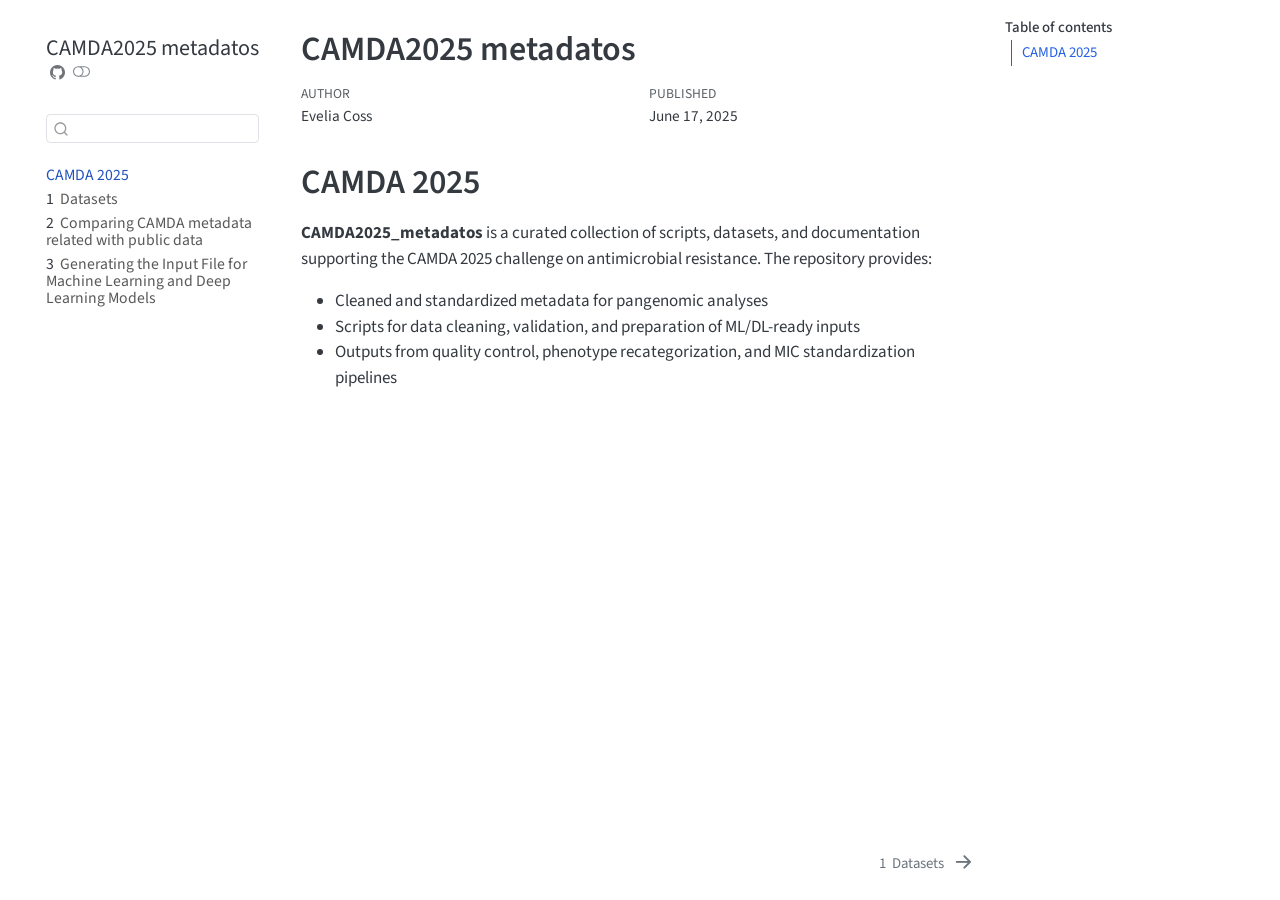
<file: docs/index.html>
<!DOCTYPE html>
<html xmlns="http://www.w3.org/1999/xhtml" lang="en" xml:lang="en"><head>

<meta charset="utf-8">
<meta name="generator" content="quarto-1.6.42">

<meta name="viewport" content="width=device-width, initial-scale=1.0, user-scalable=yes">

<meta name="author" content="Evelia Coss">
<meta name="dcterms.date" content="2025-06-17">

<title>CAMDA2025 metadatos</title>
<style>
code{white-space: pre-wrap;}
span.smallcaps{font-variant: small-caps;}
div.columns{display: flex; gap: min(4vw, 1.5em);}
div.column{flex: auto; overflow-x: auto;}
div.hanging-indent{margin-left: 1.5em; text-indent: -1.5em;}
ul.task-list{list-style: none;}
ul.task-list li input[type="checkbox"] {
  width: 0.8em;
  margin: 0 0.8em 0.2em -1em; /* quarto-specific, see https://github.com/quarto-dev/quarto-cli/issues/4556 */ 
  vertical-align: middle;
}
</style>


<script src="site_libs/quarto-nav/quarto-nav.js"></script>
<script src="site_libs/quarto-nav/headroom.min.js"></script>
<script src="site_libs/clipboard/clipboard.min.js"></script>
<script src="site_libs/quarto-search/autocomplete.umd.js"></script>
<script src="site_libs/quarto-search/fuse.min.js"></script>
<script src="site_libs/quarto-search/quarto-search.js"></script>
<meta name="quarto:offset" content="./">
<link href="./intro.html" rel="next">
<script src="site_libs/quarto-html/quarto.js"></script>
<script src="site_libs/quarto-html/popper.min.js"></script>
<script src="site_libs/quarto-html/tippy.umd.min.js"></script>
<script src="site_libs/quarto-html/anchor.min.js"></script>
<link href="site_libs/quarto-html/tippy.css" rel="stylesheet">
<link href="site_libs/quarto-html/quarto-syntax-highlighting-2f5df379a58b258e96c21c0638c20c03.css" rel="stylesheet" class="quarto-color-scheme" id="quarto-text-highlighting-styles">
<link href="site_libs/quarto-html/quarto-syntax-highlighting-dark-b53751a350365c71b6c909e95f209ed1.css" rel="prefetch" class="quarto-color-scheme quarto-color-alternate" id="quarto-text-highlighting-styles">
<script src="site_libs/bootstrap/bootstrap.min.js"></script>
<link href="site_libs/bootstrap/bootstrap-icons.css" rel="stylesheet">
<link href="site_libs/bootstrap/bootstrap-854d42f42d0f6b455b86ad16a464e311.min.css" rel="stylesheet" append-hash="true" class="quarto-color-scheme" id="quarto-bootstrap" data-mode="light">
<link href="site_libs/bootstrap/bootstrap-dark-61e1ae932dc4076e99360d80d2eb001f.min.css" rel="prefetch" append-hash="true" class="quarto-color-scheme quarto-color-alternate" id="quarto-bootstrap" data-mode="dark">
<script id="quarto-search-options" type="application/json">{
  "location": "sidebar",
  "copy-button": false,
  "collapse-after": 3,
  "panel-placement": "start",
  "type": "textbox",
  "limit": 50,
  "keyboard-shortcut": [
    "f",
    "/",
    "s"
  ],
  "show-item-context": false,
  "language": {
    "search-no-results-text": "No results",
    "search-matching-documents-text": "matching documents",
    "search-copy-link-title": "Copy link to search",
    "search-hide-matches-text": "Hide additional matches",
    "search-more-match-text": "more match in this document",
    "search-more-matches-text": "more matches in this document",
    "search-clear-button-title": "Clear",
    "search-text-placeholder": "",
    "search-detached-cancel-button-title": "Cancel",
    "search-submit-button-title": "Submit",
    "search-label": "Search"
  }
}</script>


</head>

<body class="nav-sidebar floating">

<div id="quarto-search-results"></div>
  <header id="quarto-header" class="headroom fixed-top">
  <nav class="quarto-secondary-nav">
    <div class="container-fluid d-flex">
      <button type="button" class="quarto-btn-toggle btn" data-bs-toggle="collapse" role="button" data-bs-target=".quarto-sidebar-collapse-item" aria-controls="quarto-sidebar" aria-expanded="false" aria-label="Toggle sidebar navigation" onclick="if (window.quartoToggleHeadroom) { window.quartoToggleHeadroom(); }">
        <i class="bi bi-layout-text-sidebar-reverse"></i>
      </button>
        <nav class="quarto-page-breadcrumbs" aria-label="breadcrumb"><ol class="breadcrumb"><li class="breadcrumb-item"><a href="./index.html">CAMDA 2025</a></li></ol></nav>
        <a class="flex-grow-1" role="navigation" data-bs-toggle="collapse" data-bs-target=".quarto-sidebar-collapse-item" aria-controls="quarto-sidebar" aria-expanded="false" aria-label="Toggle sidebar navigation" onclick="if (window.quartoToggleHeadroom) { window.quartoToggleHeadroom(); }">      
        </a>
      <button type="button" class="btn quarto-search-button" aria-label="Search" onclick="window.quartoOpenSearch();">
        <i class="bi bi-search"></i>
      </button>
    </div>
  </nav>
</header>
<!-- content -->
<div id="quarto-content" class="quarto-container page-columns page-rows-contents page-layout-article">
<!-- sidebar -->
  <nav id="quarto-sidebar" class="sidebar collapse collapse-horizontal quarto-sidebar-collapse-item sidebar-navigation floating overflow-auto">
    <div class="pt-lg-2 mt-2 text-left sidebar-header">
    <div class="sidebar-title mb-0 py-0">
      <a href="./">CAMDA2025 metadatos</a> 
        <div class="sidebar-tools-main">
    <a href="https://github.com/EveliaCoss/CAMDA2025_metadatos" title="Source Code" class="quarto-navigation-tool px-1" aria-label="Source Code"><i class="bi bi-github"></i></a>
  <a href="" class="quarto-color-scheme-toggle quarto-navigation-tool  px-1" onclick="window.quartoToggleColorScheme(); return false;" title="Toggle dark mode"><i class="bi"></i></a>
</div>
    </div>
      </div>
        <div class="mt-2 flex-shrink-0 align-items-center">
        <div class="sidebar-search">
        <div id="quarto-search" class="" title="Search"></div>
        </div>
        </div>
    <div class="sidebar-menu-container"> 
    <ul class="list-unstyled mt-1">
        <li class="sidebar-item">
  <div class="sidebar-item-container"> 
  <a href="./index.html" class="sidebar-item-text sidebar-link active">
 <span class="menu-text">CAMDA 2025</span></a>
  </div>
</li>
        <li class="sidebar-item">
  <div class="sidebar-item-container"> 
  <a href="./intro.html" class="sidebar-item-text sidebar-link">
 <span class="menu-text"><span class="chapter-number">1</span>&nbsp; <span class="chapter-title">Datasets</span></span></a>
  </div>
</li>
        <li class="sidebar-item">
  <div class="sidebar-item-container"> 
  <a href="./2_Preprocessing_CAMDApublicdata.html" class="sidebar-item-text sidebar-link">
 <span class="menu-text"><span class="chapter-number">2</span>&nbsp; <span class="chapter-title">Comparing CAMDA metadata related with public data</span></span></a>
  </div>
</li>
        <li class="sidebar-item">
  <div class="sidebar-item-container"> 
  <a href="./4_inpufile_MLandDL.html" class="sidebar-item-text sidebar-link">
 <span class="menu-text"><span class="chapter-number">3</span>&nbsp; <span class="chapter-title">Generating the Input File for Machine Learning and Deep Learning Models</span></span></a>
  </div>
</li>
    </ul>
    </div>
</nav>
<div id="quarto-sidebar-glass" class="quarto-sidebar-collapse-item" data-bs-toggle="collapse" data-bs-target=".quarto-sidebar-collapse-item"></div>
<!-- margin-sidebar -->
    <div id="quarto-margin-sidebar" class="sidebar margin-sidebar">
        <nav id="TOC" role="doc-toc" class="toc-active">
    <h2 id="toc-title">Table of contents</h2>
   
  <ul>
  <li><a href="#camda-2025" id="toc-camda-2025" class="nav-link active" data-scroll-target="#camda-2025">CAMDA 2025</a></li>
  </ul>
</nav>
    </div>
<!-- main -->
<main class="content" id="quarto-document-content">

<header id="title-block-header" class="quarto-title-block default">
<div class="quarto-title">
<h1 class="title">CAMDA2025 metadatos</h1>
</div>



<div class="quarto-title-meta">

    <div>
    <div class="quarto-title-meta-heading">Author</div>
    <div class="quarto-title-meta-contents">
             <p>Evelia Coss </p>
          </div>
  </div>
    
    <div>
    <div class="quarto-title-meta-heading">Published</div>
    <div class="quarto-title-meta-contents">
      <p class="date">June 17, 2025</p>
    </div>
  </div>
  
    
  </div>
  


</header>


<section id="camda-2025" class="level1 unnumbered">
<h1 class="unnumbered">CAMDA 2025</h1>
<p><strong>CAMDA2025_metadatos</strong> is a curated collection of scripts, datasets, and documentation supporting the CAMDA 2025 challenge on antimicrobial resistance. The repository provides:</p>
<ul>
<li>Cleaned and standardized metadata for pangenomic analyses</li>
<li>Scripts for data cleaning, validation, and preparation of ML/DL-ready inputs</li>
<li>Outputs from quality control, phenotype recategorization, and MIC standardization pipelines</li>
</ul>


</section>

</main> <!-- /main -->
<script id="quarto-html-after-body" type="application/javascript">
window.document.addEventListener("DOMContentLoaded", function (event) {
  const toggleBodyColorMode = (bsSheetEl) => {
    const mode = bsSheetEl.getAttribute("data-mode");
    const bodyEl = window.document.querySelector("body");
    if (mode === "dark") {
      bodyEl.classList.add("quarto-dark");
      bodyEl.classList.remove("quarto-light");
    } else {
      bodyEl.classList.add("quarto-light");
      bodyEl.classList.remove("quarto-dark");
    }
  }
  const toggleBodyColorPrimary = () => {
    const bsSheetEl = window.document.querySelector("link#quarto-bootstrap");
    if (bsSheetEl) {
      toggleBodyColorMode(bsSheetEl);
    }
  }
  toggleBodyColorPrimary();  
  const disableStylesheet = (stylesheets) => {
    for (let i=0; i < stylesheets.length; i++) {
      const stylesheet = stylesheets[i];
      stylesheet.rel = 'prefetch';
    }
  }
  const enableStylesheet = (stylesheets) => {
    for (let i=0; i < stylesheets.length; i++) {
      const stylesheet = stylesheets[i];
      stylesheet.rel = 'stylesheet';
    }
  }
  const manageTransitions = (selector, allowTransitions) => {
    const els = window.document.querySelectorAll(selector);
    for (let i=0; i < els.length; i++) {
      const el = els[i];
      if (allowTransitions) {
        el.classList.remove('notransition');
      } else {
        el.classList.add('notransition');
      }
    }
  }
  const toggleGiscusIfUsed = (isAlternate, darkModeDefault) => {
    const baseTheme = document.querySelector('#giscus-base-theme')?.value ?? 'light';
    const alternateTheme = document.querySelector('#giscus-alt-theme')?.value ?? 'dark';
    let newTheme = '';
    if(darkModeDefault) {
      newTheme = isAlternate ? baseTheme : alternateTheme;
    } else {
      newTheme = isAlternate ? alternateTheme : baseTheme;
    }
    const changeGiscusTheme = () => {
      // From: https://github.com/giscus/giscus/issues/336
      const sendMessage = (message) => {
        const iframe = document.querySelector('iframe.giscus-frame');
        if (!iframe) return;
        iframe.contentWindow.postMessage({ giscus: message }, 'https://giscus.app');
      }
      sendMessage({
        setConfig: {
          theme: newTheme
        }
      });
    }
    const isGiscussLoaded = window.document.querySelector('iframe.giscus-frame') !== null;
    if (isGiscussLoaded) {
      changeGiscusTheme();
    }
  }
  const toggleColorMode = (alternate) => {
    // Switch the stylesheets
    const alternateStylesheets = window.document.querySelectorAll('link.quarto-color-scheme.quarto-color-alternate');
    manageTransitions('#quarto-margin-sidebar .nav-link', false);
    if (alternate) {
      enableStylesheet(alternateStylesheets);
      for (const sheetNode of alternateStylesheets) {
        if (sheetNode.id === "quarto-bootstrap") {
          toggleBodyColorMode(sheetNode);
        }
      }
    } else {
      disableStylesheet(alternateStylesheets);
      toggleBodyColorPrimary();
    }
    manageTransitions('#quarto-margin-sidebar .nav-link', true);
    // Switch the toggles
    const toggles = window.document.querySelectorAll('.quarto-color-scheme-toggle');
    for (let i=0; i < toggles.length; i++) {
      const toggle = toggles[i];
      if (toggle) {
        if (alternate) {
          toggle.classList.add("alternate");     
        } else {
          toggle.classList.remove("alternate");
        }
      }
    }
    // Hack to workaround the fact that safari doesn't
    // properly recolor the scrollbar when toggling (#1455)
    if (navigator.userAgent.indexOf('Safari') > 0 && navigator.userAgent.indexOf('Chrome') == -1) {
      manageTransitions("body", false);
      window.scrollTo(0, 1);
      setTimeout(() => {
        window.scrollTo(0, 0);
        manageTransitions("body", true);
      }, 40);  
    }
  }
  const isFileUrl = () => { 
    return window.location.protocol === 'file:';
  }
  const hasAlternateSentinel = () => {  
    let styleSentinel = getColorSchemeSentinel();
    if (styleSentinel !== null) {
      return styleSentinel === "alternate";
    } else {
      return false;
    }
  }
  const setStyleSentinel = (alternate) => {
    const value = alternate ? "alternate" : "default";
    if (!isFileUrl()) {
      window.localStorage.setItem("quarto-color-scheme", value);
    } else {
      localAlternateSentinel = value;
    }
  }
  const getColorSchemeSentinel = () => {
    if (!isFileUrl()) {
      const storageValue = window.localStorage.getItem("quarto-color-scheme");
      return storageValue != null ? storageValue : localAlternateSentinel;
    } else {
      return localAlternateSentinel;
    }
  }
  const darkModeDefault = false;
  let localAlternateSentinel = darkModeDefault ? 'alternate' : 'default';
  // Dark / light mode switch
  window.quartoToggleColorScheme = () => {
    // Read the current dark / light value 
    let toAlternate = !hasAlternateSentinel();
    toggleColorMode(toAlternate);
    setStyleSentinel(toAlternate);
    toggleGiscusIfUsed(toAlternate, darkModeDefault);
  };
  // Ensure there is a toggle, if there isn't float one in the top right
  if (window.document.querySelector('.quarto-color-scheme-toggle') === null) {
    const a = window.document.createElement('a');
    a.classList.add('top-right');
    a.classList.add('quarto-color-scheme-toggle');
    a.href = "";
    a.onclick = function() { try { window.quartoToggleColorScheme(); } catch {} return false; };
    const i = window.document.createElement("i");
    i.classList.add('bi');
    a.appendChild(i);
    window.document.body.appendChild(a);
  }
  // Switch to dark mode if need be
  if (hasAlternateSentinel()) {
    toggleColorMode(true);
  } else {
    toggleColorMode(false);
  }
  const icon = "";
  const anchorJS = new window.AnchorJS();
  anchorJS.options = {
    placement: 'right',
    icon: icon
  };
  anchorJS.add('.anchored');
  const isCodeAnnotation = (el) => {
    for (const clz of el.classList) {
      if (clz.startsWith('code-annotation-')) {                     
        return true;
      }
    }
    return false;
  }
  const onCopySuccess = function(e) {
    // button target
    const button = e.trigger;
    // don't keep focus
    button.blur();
    // flash "checked"
    button.classList.add('code-copy-button-checked');
    var currentTitle = button.getAttribute("title");
    button.setAttribute("title", "Copied!");
    let tooltip;
    if (window.bootstrap) {
      button.setAttribute("data-bs-toggle", "tooltip");
      button.setAttribute("data-bs-placement", "left");
      button.setAttribute("data-bs-title", "Copied!");
      tooltip = new bootstrap.Tooltip(button, 
        { trigger: "manual", 
          customClass: "code-copy-button-tooltip",
          offset: [0, -8]});
      tooltip.show();    
    }
    setTimeout(function() {
      if (tooltip) {
        tooltip.hide();
        button.removeAttribute("data-bs-title");
        button.removeAttribute("data-bs-toggle");
        button.removeAttribute("data-bs-placement");
      }
      button.setAttribute("title", currentTitle);
      button.classList.remove('code-copy-button-checked');
    }, 1000);
    // clear code selection
    e.clearSelection();
  }
  const getTextToCopy = function(trigger) {
      const codeEl = trigger.previousElementSibling.cloneNode(true);
      for (const childEl of codeEl.children) {
        if (isCodeAnnotation(childEl)) {
          childEl.remove();
        }
      }
      return codeEl.innerText;
  }
  const clipboard = new window.ClipboardJS('.code-copy-button:not([data-in-quarto-modal])', {
    text: getTextToCopy
  });
  clipboard.on('success', onCopySuccess);
  if (window.document.getElementById('quarto-embedded-source-code-modal')) {
    const clipboardModal = new window.ClipboardJS('.code-copy-button[data-in-quarto-modal]', {
      text: getTextToCopy,
      container: window.document.getElementById('quarto-embedded-source-code-modal')
    });
    clipboardModal.on('success', onCopySuccess);
  }
    var localhostRegex = new RegExp(/^(?:http|https):\/\/localhost\:?[0-9]*\//);
    var mailtoRegex = new RegExp(/^mailto:/);
      var filterRegex = new RegExp('/' + window.location.host + '/');
    var isInternal = (href) => {
        return filterRegex.test(href) || localhostRegex.test(href) || mailtoRegex.test(href);
    }
    // Inspect non-navigation links and adorn them if external
 	var links = window.document.querySelectorAll('a[href]:not(.nav-link):not(.navbar-brand):not(.toc-action):not(.sidebar-link):not(.sidebar-item-toggle):not(.pagination-link):not(.no-external):not([aria-hidden]):not(.dropdown-item):not(.quarto-navigation-tool):not(.about-link)');
    for (var i=0; i<links.length; i++) {
      const link = links[i];
      if (!isInternal(link.href)) {
        // undo the damage that might have been done by quarto-nav.js in the case of
        // links that we want to consider external
        if (link.dataset.originalHref !== undefined) {
          link.href = link.dataset.originalHref;
        }
      }
    }
  function tippyHover(el, contentFn, onTriggerFn, onUntriggerFn) {
    const config = {
      allowHTML: true,
      maxWidth: 500,
      delay: 100,
      arrow: false,
      appendTo: function(el) {
          return el.parentElement;
      },
      interactive: true,
      interactiveBorder: 10,
      theme: 'quarto',
      placement: 'bottom-start',
    };
    if (contentFn) {
      config.content = contentFn;
    }
    if (onTriggerFn) {
      config.onTrigger = onTriggerFn;
    }
    if (onUntriggerFn) {
      config.onUntrigger = onUntriggerFn;
    }
    window.tippy(el, config); 
  }
  const noterefs = window.document.querySelectorAll('a[role="doc-noteref"]');
  for (var i=0; i<noterefs.length; i++) {
    const ref = noterefs[i];
    tippyHover(ref, function() {
      // use id or data attribute instead here
      let href = ref.getAttribute('data-footnote-href') || ref.getAttribute('href');
      try { href = new URL(href).hash; } catch {}
      const id = href.replace(/^#\/?/, "");
      const note = window.document.getElementById(id);
      if (note) {
        return note.innerHTML;
      } else {
        return "";
      }
    });
  }
  const xrefs = window.document.querySelectorAll('a.quarto-xref');
  const processXRef = (id, note) => {
    // Strip column container classes
    const stripColumnClz = (el) => {
      el.classList.remove("page-full", "page-columns");
      if (el.children) {
        for (const child of el.children) {
          stripColumnClz(child);
        }
      }
    }
    stripColumnClz(note)
    if (id === null || id.startsWith('sec-')) {
      // Special case sections, only their first couple elements
      const container = document.createElement("div");
      if (note.children && note.children.length > 2) {
        container.appendChild(note.children[0].cloneNode(true));
        for (let i = 1; i < note.children.length; i++) {
          const child = note.children[i];
          if (child.tagName === "P" && child.innerText === "") {
            continue;
          } else {
            container.appendChild(child.cloneNode(true));
            break;
          }
        }
        if (window.Quarto?.typesetMath) {
          window.Quarto.typesetMath(container);
        }
        return container.innerHTML
      } else {
        if (window.Quarto?.typesetMath) {
          window.Quarto.typesetMath(note);
        }
        return note.innerHTML;
      }
    } else {
      // Remove any anchor links if they are present
      const anchorLink = note.querySelector('a.anchorjs-link');
      if (anchorLink) {
        anchorLink.remove();
      }
      if (window.Quarto?.typesetMath) {
        window.Quarto.typesetMath(note);
      }
      if (note.classList.contains("callout")) {
        return note.outerHTML;
      } else {
        return note.innerHTML;
      }
    }
  }
  for (var i=0; i<xrefs.length; i++) {
    const xref = xrefs[i];
    tippyHover(xref, undefined, function(instance) {
      instance.disable();
      let url = xref.getAttribute('href');
      let hash = undefined; 
      if (url.startsWith('#')) {
        hash = url;
      } else {
        try { hash = new URL(url).hash; } catch {}
      }
      if (hash) {
        const id = hash.replace(/^#\/?/, "");
        const note = window.document.getElementById(id);
        if (note !== null) {
          try {
            const html = processXRef(id, note.cloneNode(true));
            instance.setContent(html);
          } finally {
            instance.enable();
            instance.show();
          }
        } else {
          // See if we can fetch this
          fetch(url.split('#')[0])
          .then(res => res.text())
          .then(html => {
            const parser = new DOMParser();
            const htmlDoc = parser.parseFromString(html, "text/html");
            const note = htmlDoc.getElementById(id);
            if (note !== null) {
              const html = processXRef(id, note);
              instance.setContent(html);
            } 
          }).finally(() => {
            instance.enable();
            instance.show();
          });
        }
      } else {
        // See if we can fetch a full url (with no hash to target)
        // This is a special case and we should probably do some content thinning / targeting
        fetch(url)
        .then(res => res.text())
        .then(html => {
          const parser = new DOMParser();
          const htmlDoc = parser.parseFromString(html, "text/html");
          const note = htmlDoc.querySelector('main.content');
          if (note !== null) {
            // This should only happen for chapter cross references
            // (since there is no id in the URL)
            // remove the first header
            if (note.children.length > 0 && note.children[0].tagName === "HEADER") {
              note.children[0].remove();
            }
            const html = processXRef(null, note);
            instance.setContent(html);
          } 
        }).finally(() => {
          instance.enable();
          instance.show();
        });
      }
    }, function(instance) {
    });
  }
      let selectedAnnoteEl;
      const selectorForAnnotation = ( cell, annotation) => {
        let cellAttr = 'data-code-cell="' + cell + '"';
        let lineAttr = 'data-code-annotation="' +  annotation + '"';
        const selector = 'span[' + cellAttr + '][' + lineAttr + ']';
        return selector;
      }
      const selectCodeLines = (annoteEl) => {
        const doc = window.document;
        const targetCell = annoteEl.getAttribute("data-target-cell");
        const targetAnnotation = annoteEl.getAttribute("data-target-annotation");
        const annoteSpan = window.document.querySelector(selectorForAnnotation(targetCell, targetAnnotation));
        const lines = annoteSpan.getAttribute("data-code-lines").split(",");
        const lineIds = lines.map((line) => {
          return targetCell + "-" + line;
        })
        let top = null;
        let height = null;
        let parent = null;
        if (lineIds.length > 0) {
            //compute the position of the single el (top and bottom and make a div)
            const el = window.document.getElementById(lineIds[0]);
            top = el.offsetTop;
            height = el.offsetHeight;
            parent = el.parentElement.parentElement;
          if (lineIds.length > 1) {
            const lastEl = window.document.getElementById(lineIds[lineIds.length - 1]);
            const bottom = lastEl.offsetTop + lastEl.offsetHeight;
            height = bottom - top;
          }
          if (top !== null && height !== null && parent !== null) {
            // cook up a div (if necessary) and position it 
            let div = window.document.getElementById("code-annotation-line-highlight");
            if (div === null) {
              div = window.document.createElement("div");
              div.setAttribute("id", "code-annotation-line-highlight");
              div.style.position = 'absolute';
              parent.appendChild(div);
            }
            div.style.top = top - 2 + "px";
            div.style.height = height + 4 + "px";
            div.style.left = 0;
            let gutterDiv = window.document.getElementById("code-annotation-line-highlight-gutter");
            if (gutterDiv === null) {
              gutterDiv = window.document.createElement("div");
              gutterDiv.setAttribute("id", "code-annotation-line-highlight-gutter");
              gutterDiv.style.position = 'absolute';
              const codeCell = window.document.getElementById(targetCell);
              const gutter = codeCell.querySelector('.code-annotation-gutter');
              gutter.appendChild(gutterDiv);
            }
            gutterDiv.style.top = top - 2 + "px";
            gutterDiv.style.height = height + 4 + "px";
          }
          selectedAnnoteEl = annoteEl;
        }
      };
      const unselectCodeLines = () => {
        const elementsIds = ["code-annotation-line-highlight", "code-annotation-line-highlight-gutter"];
        elementsIds.forEach((elId) => {
          const div = window.document.getElementById(elId);
          if (div) {
            div.remove();
          }
        });
        selectedAnnoteEl = undefined;
      };
        // Handle positioning of the toggle
    window.addEventListener(
      "resize",
      throttle(() => {
        elRect = undefined;
        if (selectedAnnoteEl) {
          selectCodeLines(selectedAnnoteEl);
        }
      }, 10)
    );
    function throttle(fn, ms) {
    let throttle = false;
    let timer;
      return (...args) => {
        if(!throttle) { // first call gets through
            fn.apply(this, args);
            throttle = true;
        } else { // all the others get throttled
            if(timer) clearTimeout(timer); // cancel #2
            timer = setTimeout(() => {
              fn.apply(this, args);
              timer = throttle = false;
            }, ms);
        }
      };
    }
      // Attach click handler to the DT
      const annoteDls = window.document.querySelectorAll('dt[data-target-cell]');
      for (const annoteDlNode of annoteDls) {
        annoteDlNode.addEventListener('click', (event) => {
          const clickedEl = event.target;
          if (clickedEl !== selectedAnnoteEl) {
            unselectCodeLines();
            const activeEl = window.document.querySelector('dt[data-target-cell].code-annotation-active');
            if (activeEl) {
              activeEl.classList.remove('code-annotation-active');
            }
            selectCodeLines(clickedEl);
            clickedEl.classList.add('code-annotation-active');
          } else {
            // Unselect the line
            unselectCodeLines();
            clickedEl.classList.remove('code-annotation-active');
          }
        });
      }
  const findCites = (el) => {
    const parentEl = el.parentElement;
    if (parentEl) {
      const cites = parentEl.dataset.cites;
      if (cites) {
        return {
          el,
          cites: cites.split(' ')
        };
      } else {
        return findCites(el.parentElement)
      }
    } else {
      return undefined;
    }
  };
  var bibliorefs = window.document.querySelectorAll('a[role="doc-biblioref"]');
  for (var i=0; i<bibliorefs.length; i++) {
    const ref = bibliorefs[i];
    const citeInfo = findCites(ref);
    if (citeInfo) {
      tippyHover(citeInfo.el, function() {
        var popup = window.document.createElement('div');
        citeInfo.cites.forEach(function(cite) {
          var citeDiv = window.document.createElement('div');
          citeDiv.classList.add('hanging-indent');
          citeDiv.classList.add('csl-entry');
          var biblioDiv = window.document.getElementById('ref-' + cite);
          if (biblioDiv) {
            citeDiv.innerHTML = biblioDiv.innerHTML;
          }
          popup.appendChild(citeDiv);
        });
        return popup.innerHTML;
      });
    }
  }
});
</script>
<nav class="page-navigation">
  <div class="nav-page nav-page-previous">
  </div>
  <div class="nav-page nav-page-next">
      <a href="./intro.html" class="pagination-link" aria-label="Datasets">
        <span class="nav-page-text"><span class="chapter-number">1</span>&nbsp; <span class="chapter-title">Datasets</span></span> <i class="bi bi-arrow-right-short"></i>
      </a>
  </div>
</nav>
</div> <!-- /content -->




</body></html>
</file>
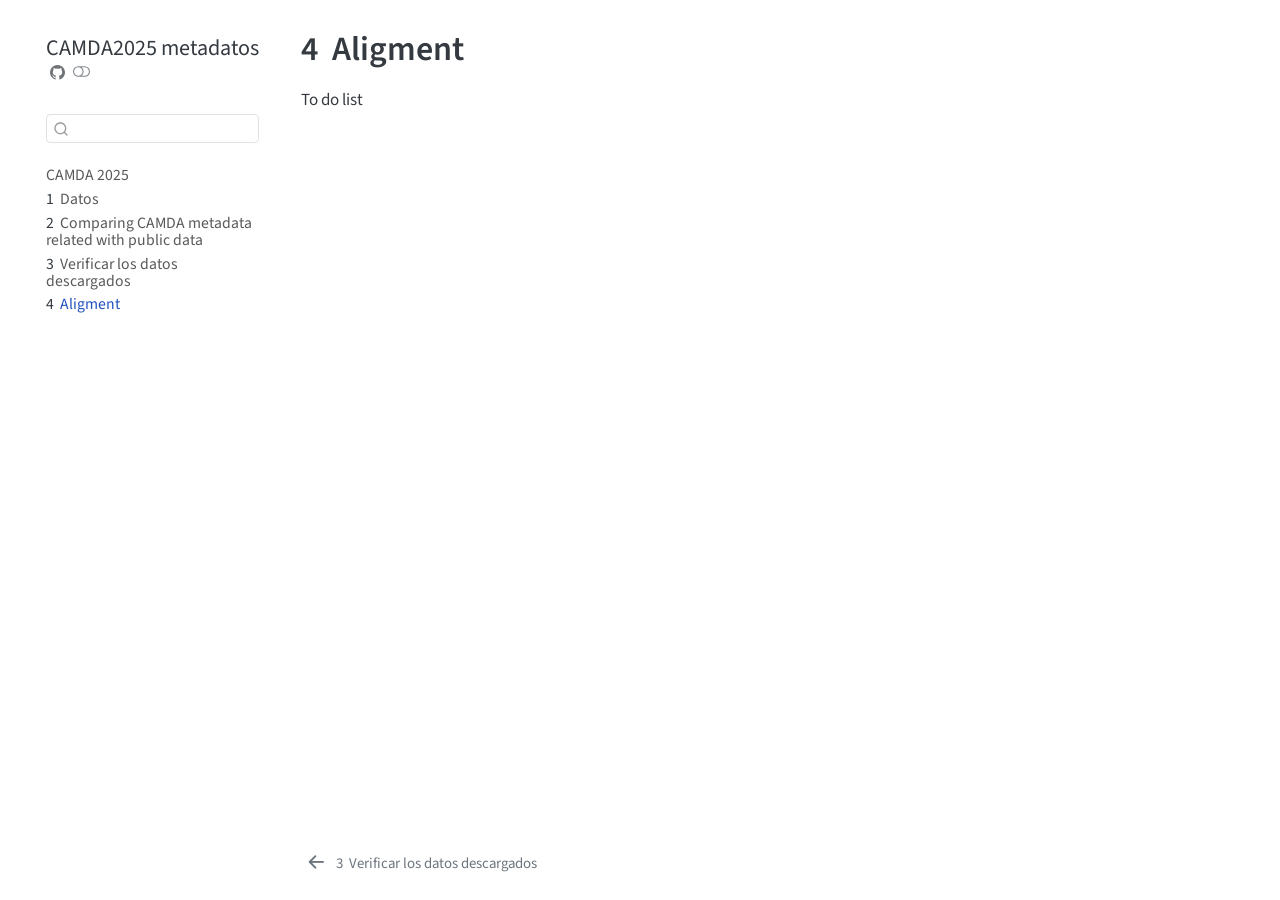
<file: docs/4_Aligment.html>
<!DOCTYPE html>
<html xmlns="http://www.w3.org/1999/xhtml" lang="en" xml:lang="en"><head>

<meta charset="utf-8">
<meta name="generator" content="quarto-1.6.42">

<meta name="viewport" content="width=device-width, initial-scale=1.0, user-scalable=yes">


<title>4&nbsp; Aligment – CAMDA2025 metadatos</title>
<style>
code{white-space: pre-wrap;}
span.smallcaps{font-variant: small-caps;}
div.columns{display: flex; gap: min(4vw, 1.5em);}
div.column{flex: auto; overflow-x: auto;}
div.hanging-indent{margin-left: 1.5em; text-indent: -1.5em;}
ul.task-list{list-style: none;}
ul.task-list li input[type="checkbox"] {
  width: 0.8em;
  margin: 0 0.8em 0.2em -1em; /* quarto-specific, see https://github.com/quarto-dev/quarto-cli/issues/4556 */ 
  vertical-align: middle;
}
</style>


<script src="site_libs/quarto-nav/quarto-nav.js"></script>
<script src="site_libs/quarto-nav/headroom.min.js"></script>
<script src="site_libs/clipboard/clipboard.min.js"></script>
<script src="site_libs/quarto-search/autocomplete.umd.js"></script>
<script src="site_libs/quarto-search/fuse.min.js"></script>
<script src="site_libs/quarto-search/quarto-search.js"></script>
<meta name="quarto:offset" content="./">
<link href="./3_Download_SRAdata.html" rel="prev">
<script src="site_libs/quarto-html/quarto.js"></script>
<script src="site_libs/quarto-html/popper.min.js"></script>
<script src="site_libs/quarto-html/tippy.umd.min.js"></script>
<script src="site_libs/quarto-html/anchor.min.js"></script>
<link href="site_libs/quarto-html/tippy.css" rel="stylesheet">
<link href="site_libs/quarto-html/quarto-syntax-highlighting-2f5df379a58b258e96c21c0638c20c03.css" rel="stylesheet" class="quarto-color-scheme" id="quarto-text-highlighting-styles">
<link href="site_libs/quarto-html/quarto-syntax-highlighting-dark-b53751a350365c71b6c909e95f209ed1.css" rel="prefetch" class="quarto-color-scheme quarto-color-alternate" id="quarto-text-highlighting-styles">
<script src="site_libs/bootstrap/bootstrap.min.js"></script>
<link href="site_libs/bootstrap/bootstrap-icons.css" rel="stylesheet">
<link href="site_libs/bootstrap/bootstrap-854d42f42d0f6b455b86ad16a464e311.min.css" rel="stylesheet" append-hash="true" class="quarto-color-scheme" id="quarto-bootstrap" data-mode="light">
<link href="site_libs/bootstrap/bootstrap-dark-61e1ae932dc4076e99360d80d2eb001f.min.css" rel="prefetch" append-hash="true" class="quarto-color-scheme quarto-color-alternate" id="quarto-bootstrap" data-mode="dark">
<script id="quarto-search-options" type="application/json">{
  "location": "sidebar",
  "copy-button": false,
  "collapse-after": 3,
  "panel-placement": "start",
  "type": "textbox",
  "limit": 50,
  "keyboard-shortcut": [
    "f",
    "/",
    "s"
  ],
  "show-item-context": false,
  "language": {
    "search-no-results-text": "No results",
    "search-matching-documents-text": "matching documents",
    "search-copy-link-title": "Copy link to search",
    "search-hide-matches-text": "Hide additional matches",
    "search-more-match-text": "more match in this document",
    "search-more-matches-text": "more matches in this document",
    "search-clear-button-title": "Clear",
    "search-text-placeholder": "",
    "search-detached-cancel-button-title": "Cancel",
    "search-submit-button-title": "Submit",
    "search-label": "Search"
  }
}</script>


</head>

<body class="nav-sidebar floating">

<div id="quarto-search-results"></div>
  <header id="quarto-header" class="headroom fixed-top">
  <nav class="quarto-secondary-nav">
    <div class="container-fluid d-flex">
      <button type="button" class="quarto-btn-toggle btn" data-bs-toggle="collapse" role="button" data-bs-target=".quarto-sidebar-collapse-item" aria-controls="quarto-sidebar" aria-expanded="false" aria-label="Toggle sidebar navigation" onclick="if (window.quartoToggleHeadroom) { window.quartoToggleHeadroom(); }">
        <i class="bi bi-layout-text-sidebar-reverse"></i>
      </button>
        <nav class="quarto-page-breadcrumbs" aria-label="breadcrumb"><ol class="breadcrumb"><li class="breadcrumb-item"><a href="./4_Aligment.html"><span class="chapter-number">4</span>&nbsp; <span class="chapter-title">Aligment</span></a></li></ol></nav>
        <a class="flex-grow-1" role="navigation" data-bs-toggle="collapse" data-bs-target=".quarto-sidebar-collapse-item" aria-controls="quarto-sidebar" aria-expanded="false" aria-label="Toggle sidebar navigation" onclick="if (window.quartoToggleHeadroom) { window.quartoToggleHeadroom(); }">      
        </a>
      <button type="button" class="btn quarto-search-button" aria-label="Search" onclick="window.quartoOpenSearch();">
        <i class="bi bi-search"></i>
      </button>
    </div>
  </nav>
</header>
<!-- content -->
<div id="quarto-content" class="quarto-container page-columns page-rows-contents page-layout-article">
<!-- sidebar -->
  <nav id="quarto-sidebar" class="sidebar collapse collapse-horizontal quarto-sidebar-collapse-item sidebar-navigation floating overflow-auto">
    <div class="pt-lg-2 mt-2 text-left sidebar-header">
    <div class="sidebar-title mb-0 py-0">
      <a href="./">CAMDA2025 metadatos</a> 
        <div class="sidebar-tools-main">
    <a href="https://github.com/EveliaCoss/CAMDA2025_metadatos" title="Source Code" class="quarto-navigation-tool px-1" aria-label="Source Code"><i class="bi bi-github"></i></a>
  <a href="" class="quarto-color-scheme-toggle quarto-navigation-tool  px-1" onclick="window.quartoToggleColorScheme(); return false;" title="Toggle dark mode"><i class="bi"></i></a>
</div>
    </div>
      </div>
        <div class="mt-2 flex-shrink-0 align-items-center">
        <div class="sidebar-search">
        <div id="quarto-search" class="" title="Search"></div>
        </div>
        </div>
    <div class="sidebar-menu-container"> 
    <ul class="list-unstyled mt-1">
        <li class="sidebar-item">
  <div class="sidebar-item-container"> 
  <a href="./index.html" class="sidebar-item-text sidebar-link">
 <span class="menu-text">CAMDA 2025</span></a>
  </div>
</li>
        <li class="sidebar-item">
  <div class="sidebar-item-container"> 
  <a href="./intro.html" class="sidebar-item-text sidebar-link">
 <span class="menu-text"><span class="chapter-number">1</span>&nbsp; <span class="chapter-title">Datos</span></span></a>
  </div>
</li>
        <li class="sidebar-item">
  <div class="sidebar-item-container"> 
  <a href="./2_Preprocessing_CAMDApublicdata.html" class="sidebar-item-text sidebar-link">
 <span class="menu-text"><span class="chapter-number">2</span>&nbsp; <span class="chapter-title">Comparing CAMDA metadata related with public data</span></span></a>
  </div>
</li>
        <li class="sidebar-item">
  <div class="sidebar-item-container"> 
  <a href="./3_Download_SRAdata.html" class="sidebar-item-text sidebar-link">
 <span class="menu-text"><span class="chapter-number">3</span>&nbsp; <span class="chapter-title">Verificar los datos descargados</span></span></a>
  </div>
</li>
        <li class="sidebar-item">
  <div class="sidebar-item-container"> 
  <a href="./4_Aligment.html" class="sidebar-item-text sidebar-link active">
 <span class="menu-text"><span class="chapter-number">4</span>&nbsp; <span class="chapter-title">Aligment</span></span></a>
  </div>
</li>
    </ul>
    </div>
</nav>
<div id="quarto-sidebar-glass" class="quarto-sidebar-collapse-item" data-bs-toggle="collapse" data-bs-target=".quarto-sidebar-collapse-item"></div>
<!-- margin-sidebar -->
    <div id="quarto-margin-sidebar" class="sidebar margin-sidebar zindex-bottom">
        
    </div>
<!-- main -->
<main class="content" id="quarto-document-content">

<header id="title-block-header" class="quarto-title-block default">
<div class="quarto-title">
<h1 class="title"><span class="chapter-number">4</span>&nbsp; <span class="chapter-title">Aligment</span></h1>
</div>



<div class="quarto-title-meta">

    
  
    
  </div>
  


</header>


<p>To do list</p>



</main> <!-- /main -->
<script id="quarto-html-after-body" type="application/javascript">
window.document.addEventListener("DOMContentLoaded", function (event) {
  const toggleBodyColorMode = (bsSheetEl) => {
    const mode = bsSheetEl.getAttribute("data-mode");
    const bodyEl = window.document.querySelector("body");
    if (mode === "dark") {
      bodyEl.classList.add("quarto-dark");
      bodyEl.classList.remove("quarto-light");
    } else {
      bodyEl.classList.add("quarto-light");
      bodyEl.classList.remove("quarto-dark");
    }
  }
  const toggleBodyColorPrimary = () => {
    const bsSheetEl = window.document.querySelector("link#quarto-bootstrap");
    if (bsSheetEl) {
      toggleBodyColorMode(bsSheetEl);
    }
  }
  toggleBodyColorPrimary();  
  const disableStylesheet = (stylesheets) => {
    for (let i=0; i < stylesheets.length; i++) {
      const stylesheet = stylesheets[i];
      stylesheet.rel = 'prefetch';
    }
  }
  const enableStylesheet = (stylesheets) => {
    for (let i=0; i < stylesheets.length; i++) {
      const stylesheet = stylesheets[i];
      stylesheet.rel = 'stylesheet';
    }
  }
  const manageTransitions = (selector, allowTransitions) => {
    const els = window.document.querySelectorAll(selector);
    for (let i=0; i < els.length; i++) {
      const el = els[i];
      if (allowTransitions) {
        el.classList.remove('notransition');
      } else {
        el.classList.add('notransition');
      }
    }
  }
  const toggleGiscusIfUsed = (isAlternate, darkModeDefault) => {
    const baseTheme = document.querySelector('#giscus-base-theme')?.value ?? 'light';
    const alternateTheme = document.querySelector('#giscus-alt-theme')?.value ?? 'dark';
    let newTheme = '';
    if(darkModeDefault) {
      newTheme = isAlternate ? baseTheme : alternateTheme;
    } else {
      newTheme = isAlternate ? alternateTheme : baseTheme;
    }
    const changeGiscusTheme = () => {
      // From: https://github.com/giscus/giscus/issues/336
      const sendMessage = (message) => {
        const iframe = document.querySelector('iframe.giscus-frame');
        if (!iframe) return;
        iframe.contentWindow.postMessage({ giscus: message }, 'https://giscus.app');
      }
      sendMessage({
        setConfig: {
          theme: newTheme
        }
      });
    }
    const isGiscussLoaded = window.document.querySelector('iframe.giscus-frame') !== null;
    if (isGiscussLoaded) {
      changeGiscusTheme();
    }
  }
  const toggleColorMode = (alternate) => {
    // Switch the stylesheets
    const alternateStylesheets = window.document.querySelectorAll('link.quarto-color-scheme.quarto-color-alternate');
    manageTransitions('#quarto-margin-sidebar .nav-link', false);
    if (alternate) {
      enableStylesheet(alternateStylesheets);
      for (const sheetNode of alternateStylesheets) {
        if (sheetNode.id === "quarto-bootstrap") {
          toggleBodyColorMode(sheetNode);
        }
      }
    } else {
      disableStylesheet(alternateStylesheets);
      toggleBodyColorPrimary();
    }
    manageTransitions('#quarto-margin-sidebar .nav-link', true);
    // Switch the toggles
    const toggles = window.document.querySelectorAll('.quarto-color-scheme-toggle');
    for (let i=0; i < toggles.length; i++) {
      const toggle = toggles[i];
      if (toggle) {
        if (alternate) {
          toggle.classList.add("alternate");     
        } else {
          toggle.classList.remove("alternate");
        }
      }
    }
    // Hack to workaround the fact that safari doesn't
    // properly recolor the scrollbar when toggling (#1455)
    if (navigator.userAgent.indexOf('Safari') > 0 && navigator.userAgent.indexOf('Chrome') == -1) {
      manageTransitions("body", false);
      window.scrollTo(0, 1);
      setTimeout(() => {
        window.scrollTo(0, 0);
        manageTransitions("body", true);
      }, 40);  
    }
  }
  const isFileUrl = () => { 
    return window.location.protocol === 'file:';
  }
  const hasAlternateSentinel = () => {  
    let styleSentinel = getColorSchemeSentinel();
    if (styleSentinel !== null) {
      return styleSentinel === "alternate";
    } else {
      return false;
    }
  }
  const setStyleSentinel = (alternate) => {
    const value = alternate ? "alternate" : "default";
    if (!isFileUrl()) {
      window.localStorage.setItem("quarto-color-scheme", value);
    } else {
      localAlternateSentinel = value;
    }
  }
  const getColorSchemeSentinel = () => {
    if (!isFileUrl()) {
      const storageValue = window.localStorage.getItem("quarto-color-scheme");
      return storageValue != null ? storageValue : localAlternateSentinel;
    } else {
      return localAlternateSentinel;
    }
  }
  const darkModeDefault = false;
  let localAlternateSentinel = darkModeDefault ? 'alternate' : 'default';
  // Dark / light mode switch
  window.quartoToggleColorScheme = () => {
    // Read the current dark / light value 
    let toAlternate = !hasAlternateSentinel();
    toggleColorMode(toAlternate);
    setStyleSentinel(toAlternate);
    toggleGiscusIfUsed(toAlternate, darkModeDefault);
  };
  // Ensure there is a toggle, if there isn't float one in the top right
  if (window.document.querySelector('.quarto-color-scheme-toggle') === null) {
    const a = window.document.createElement('a');
    a.classList.add('top-right');
    a.classList.add('quarto-color-scheme-toggle');
    a.href = "";
    a.onclick = function() { try { window.quartoToggleColorScheme(); } catch {} return false; };
    const i = window.document.createElement("i");
    i.classList.add('bi');
    a.appendChild(i);
    window.document.body.appendChild(a);
  }
  // Switch to dark mode if need be
  if (hasAlternateSentinel()) {
    toggleColorMode(true);
  } else {
    toggleColorMode(false);
  }
  const icon = "";
  const anchorJS = new window.AnchorJS();
  anchorJS.options = {
    placement: 'right',
    icon: icon
  };
  anchorJS.add('.anchored');
  const isCodeAnnotation = (el) => {
    for (const clz of el.classList) {
      if (clz.startsWith('code-annotation-')) {                     
        return true;
      }
    }
    return false;
  }
  const onCopySuccess = function(e) {
    // button target
    const button = e.trigger;
    // don't keep focus
    button.blur();
    // flash "checked"
    button.classList.add('code-copy-button-checked');
    var currentTitle = button.getAttribute("title");
    button.setAttribute("title", "Copied!");
    let tooltip;
    if (window.bootstrap) {
      button.setAttribute("data-bs-toggle", "tooltip");
      button.setAttribute("data-bs-placement", "left");
      button.setAttribute("data-bs-title", "Copied!");
      tooltip = new bootstrap.Tooltip(button, 
        { trigger: "manual", 
          customClass: "code-copy-button-tooltip",
          offset: [0, -8]});
      tooltip.show();    
    }
    setTimeout(function() {
      if (tooltip) {
        tooltip.hide();
        button.removeAttribute("data-bs-title");
        button.removeAttribute("data-bs-toggle");
        button.removeAttribute("data-bs-placement");
      }
      button.setAttribute("title", currentTitle);
      button.classList.remove('code-copy-button-checked');
    }, 1000);
    // clear code selection
    e.clearSelection();
  }
  const getTextToCopy = function(trigger) {
      const codeEl = trigger.previousElementSibling.cloneNode(true);
      for (const childEl of codeEl.children) {
        if (isCodeAnnotation(childEl)) {
          childEl.remove();
        }
      }
      return codeEl.innerText;
  }
  const clipboard = new window.ClipboardJS('.code-copy-button:not([data-in-quarto-modal])', {
    text: getTextToCopy
  });
  clipboard.on('success', onCopySuccess);
  if (window.document.getElementById('quarto-embedded-source-code-modal')) {
    const clipboardModal = new window.ClipboardJS('.code-copy-button[data-in-quarto-modal]', {
      text: getTextToCopy,
      container: window.document.getElementById('quarto-embedded-source-code-modal')
    });
    clipboardModal.on('success', onCopySuccess);
  }
    var localhostRegex = new RegExp(/^(?:http|https):\/\/localhost\:?[0-9]*\//);
    var mailtoRegex = new RegExp(/^mailto:/);
      var filterRegex = new RegExp('/' + window.location.host + '/');
    var isInternal = (href) => {
        return filterRegex.test(href) || localhostRegex.test(href) || mailtoRegex.test(href);
    }
    // Inspect non-navigation links and adorn them if external
 	var links = window.document.querySelectorAll('a[href]:not(.nav-link):not(.navbar-brand):not(.toc-action):not(.sidebar-link):not(.sidebar-item-toggle):not(.pagination-link):not(.no-external):not([aria-hidden]):not(.dropdown-item):not(.quarto-navigation-tool):not(.about-link)');
    for (var i=0; i<links.length; i++) {
      const link = links[i];
      if (!isInternal(link.href)) {
        // undo the damage that might have been done by quarto-nav.js in the case of
        // links that we want to consider external
        if (link.dataset.originalHref !== undefined) {
          link.href = link.dataset.originalHref;
        }
      }
    }
  function tippyHover(el, contentFn, onTriggerFn, onUntriggerFn) {
    const config = {
      allowHTML: true,
      maxWidth: 500,
      delay: 100,
      arrow: false,
      appendTo: function(el) {
          return el.parentElement;
      },
      interactive: true,
      interactiveBorder: 10,
      theme: 'quarto',
      placement: 'bottom-start',
    };
    if (contentFn) {
      config.content = contentFn;
    }
    if (onTriggerFn) {
      config.onTrigger = onTriggerFn;
    }
    if (onUntriggerFn) {
      config.onUntrigger = onUntriggerFn;
    }
    window.tippy(el, config); 
  }
  const noterefs = window.document.querySelectorAll('a[role="doc-noteref"]');
  for (var i=0; i<noterefs.length; i++) {
    const ref = noterefs[i];
    tippyHover(ref, function() {
      // use id or data attribute instead here
      let href = ref.getAttribute('data-footnote-href') || ref.getAttribute('href');
      try { href = new URL(href).hash; } catch {}
      const id = href.replace(/^#\/?/, "");
      const note = window.document.getElementById(id);
      if (note) {
        return note.innerHTML;
      } else {
        return "";
      }
    });
  }
  const xrefs = window.document.querySelectorAll('a.quarto-xref');
  const processXRef = (id, note) => {
    // Strip column container classes
    const stripColumnClz = (el) => {
      el.classList.remove("page-full", "page-columns");
      if (el.children) {
        for (const child of el.children) {
          stripColumnClz(child);
        }
      }
    }
    stripColumnClz(note)
    if (id === null || id.startsWith('sec-')) {
      // Special case sections, only their first couple elements
      const container = document.createElement("div");
      if (note.children && note.children.length > 2) {
        container.appendChild(note.children[0].cloneNode(true));
        for (let i = 1; i < note.children.length; i++) {
          const child = note.children[i];
          if (child.tagName === "P" && child.innerText === "") {
            continue;
          } else {
            container.appendChild(child.cloneNode(true));
            break;
          }
        }
        if (window.Quarto?.typesetMath) {
          window.Quarto.typesetMath(container);
        }
        return container.innerHTML
      } else {
        if (window.Quarto?.typesetMath) {
          window.Quarto.typesetMath(note);
        }
        return note.innerHTML;
      }
    } else {
      // Remove any anchor links if they are present
      const anchorLink = note.querySelector('a.anchorjs-link');
      if (anchorLink) {
        anchorLink.remove();
      }
      if (window.Quarto?.typesetMath) {
        window.Quarto.typesetMath(note);
      }
      if (note.classList.contains("callout")) {
        return note.outerHTML;
      } else {
        return note.innerHTML;
      }
    }
  }
  for (var i=0; i<xrefs.length; i++) {
    const xref = xrefs[i];
    tippyHover(xref, undefined, function(instance) {
      instance.disable();
      let url = xref.getAttribute('href');
      let hash = undefined; 
      if (url.startsWith('#')) {
        hash = url;
      } else {
        try { hash = new URL(url).hash; } catch {}
      }
      if (hash) {
        const id = hash.replace(/^#\/?/, "");
        const note = window.document.getElementById(id);
        if (note !== null) {
          try {
            const html = processXRef(id, note.cloneNode(true));
            instance.setContent(html);
          } finally {
            instance.enable();
            instance.show();
          }
        } else {
          // See if we can fetch this
          fetch(url.split('#')[0])
          .then(res => res.text())
          .then(html => {
            const parser = new DOMParser();
            const htmlDoc = parser.parseFromString(html, "text/html");
            const note = htmlDoc.getElementById(id);
            if (note !== null) {
              const html = processXRef(id, note);
              instance.setContent(html);
            } 
          }).finally(() => {
            instance.enable();
            instance.show();
          });
        }
      } else {
        // See if we can fetch a full url (with no hash to target)
        // This is a special case and we should probably do some content thinning / targeting
        fetch(url)
        .then(res => res.text())
        .then(html => {
          const parser = new DOMParser();
          const htmlDoc = parser.parseFromString(html, "text/html");
          const note = htmlDoc.querySelector('main.content');
          if (note !== null) {
            // This should only happen for chapter cross references
            // (since there is no id in the URL)
            // remove the first header
            if (note.children.length > 0 && note.children[0].tagName === "HEADER") {
              note.children[0].remove();
            }
            const html = processXRef(null, note);
            instance.setContent(html);
          } 
        }).finally(() => {
          instance.enable();
          instance.show();
        });
      }
    }, function(instance) {
    });
  }
      let selectedAnnoteEl;
      const selectorForAnnotation = ( cell, annotation) => {
        let cellAttr = 'data-code-cell="' + cell + '"';
        let lineAttr = 'data-code-annotation="' +  annotation + '"';
        const selector = 'span[' + cellAttr + '][' + lineAttr + ']';
        return selector;
      }
      const selectCodeLines = (annoteEl) => {
        const doc = window.document;
        const targetCell = annoteEl.getAttribute("data-target-cell");
        const targetAnnotation = annoteEl.getAttribute("data-target-annotation");
        const annoteSpan = window.document.querySelector(selectorForAnnotation(targetCell, targetAnnotation));
        const lines = annoteSpan.getAttribute("data-code-lines").split(",");
        const lineIds = lines.map((line) => {
          return targetCell + "-" + line;
        })
        let top = null;
        let height = null;
        let parent = null;
        if (lineIds.length > 0) {
            //compute the position of the single el (top and bottom and make a div)
            const el = window.document.getElementById(lineIds[0]);
            top = el.offsetTop;
            height = el.offsetHeight;
            parent = el.parentElement.parentElement;
          if (lineIds.length > 1) {
            const lastEl = window.document.getElementById(lineIds[lineIds.length - 1]);
            const bottom = lastEl.offsetTop + lastEl.offsetHeight;
            height = bottom - top;
          }
          if (top !== null && height !== null && parent !== null) {
            // cook up a div (if necessary) and position it 
            let div = window.document.getElementById("code-annotation-line-highlight");
            if (div === null) {
              div = window.document.createElement("div");
              div.setAttribute("id", "code-annotation-line-highlight");
              div.style.position = 'absolute';
              parent.appendChild(div);
            }
            div.style.top = top - 2 + "px";
            div.style.height = height + 4 + "px";
            div.style.left = 0;
            let gutterDiv = window.document.getElementById("code-annotation-line-highlight-gutter");
            if (gutterDiv === null) {
              gutterDiv = window.document.createElement("div");
              gutterDiv.setAttribute("id", "code-annotation-line-highlight-gutter");
              gutterDiv.style.position = 'absolute';
              const codeCell = window.document.getElementById(targetCell);
              const gutter = codeCell.querySelector('.code-annotation-gutter');
              gutter.appendChild(gutterDiv);
            }
            gutterDiv.style.top = top - 2 + "px";
            gutterDiv.style.height = height + 4 + "px";
          }
          selectedAnnoteEl = annoteEl;
        }
      };
      const unselectCodeLines = () => {
        const elementsIds = ["code-annotation-line-highlight", "code-annotation-line-highlight-gutter"];
        elementsIds.forEach((elId) => {
          const div = window.document.getElementById(elId);
          if (div) {
            div.remove();
          }
        });
        selectedAnnoteEl = undefined;
      };
        // Handle positioning of the toggle
    window.addEventListener(
      "resize",
      throttle(() => {
        elRect = undefined;
        if (selectedAnnoteEl) {
          selectCodeLines(selectedAnnoteEl);
        }
      }, 10)
    );
    function throttle(fn, ms) {
    let throttle = false;
    let timer;
      return (...args) => {
        if(!throttle) { // first call gets through
            fn.apply(this, args);
            throttle = true;
        } else { // all the others get throttled
            if(timer) clearTimeout(timer); // cancel #2
            timer = setTimeout(() => {
              fn.apply(this, args);
              timer = throttle = false;
            }, ms);
        }
      };
    }
      // Attach click handler to the DT
      const annoteDls = window.document.querySelectorAll('dt[data-target-cell]');
      for (const annoteDlNode of annoteDls) {
        annoteDlNode.addEventListener('click', (event) => {
          const clickedEl = event.target;
          if (clickedEl !== selectedAnnoteEl) {
            unselectCodeLines();
            const activeEl = window.document.querySelector('dt[data-target-cell].code-annotation-active');
            if (activeEl) {
              activeEl.classList.remove('code-annotation-active');
            }
            selectCodeLines(clickedEl);
            clickedEl.classList.add('code-annotation-active');
          } else {
            // Unselect the line
            unselectCodeLines();
            clickedEl.classList.remove('code-annotation-active');
          }
        });
      }
  const findCites = (el) => {
    const parentEl = el.parentElement;
    if (parentEl) {
      const cites = parentEl.dataset.cites;
      if (cites) {
        return {
          el,
          cites: cites.split(' ')
        };
      } else {
        return findCites(el.parentElement)
      }
    } else {
      return undefined;
    }
  };
  var bibliorefs = window.document.querySelectorAll('a[role="doc-biblioref"]');
  for (var i=0; i<bibliorefs.length; i++) {
    const ref = bibliorefs[i];
    const citeInfo = findCites(ref);
    if (citeInfo) {
      tippyHover(citeInfo.el, function() {
        var popup = window.document.createElement('div');
        citeInfo.cites.forEach(function(cite) {
          var citeDiv = window.document.createElement('div');
          citeDiv.classList.add('hanging-indent');
          citeDiv.classList.add('csl-entry');
          var biblioDiv = window.document.getElementById('ref-' + cite);
          if (biblioDiv) {
            citeDiv.innerHTML = biblioDiv.innerHTML;
          }
          popup.appendChild(citeDiv);
        });
        return popup.innerHTML;
      });
    }
  }
});
</script>
<nav class="page-navigation">
  <div class="nav-page nav-page-previous">
      <a href="./3_Download_SRAdata.html" class="pagination-link" aria-label="Verificar los datos descargados">
        <i class="bi bi-arrow-left-short"></i> <span class="nav-page-text"><span class="chapter-number">3</span>&nbsp; <span class="chapter-title">Verificar los datos descargados</span></span>
      </a>          
  </div>
  <div class="nav-page nav-page-next">
  </div>
</nav>
</div> <!-- /content -->




</body></html>
</file>
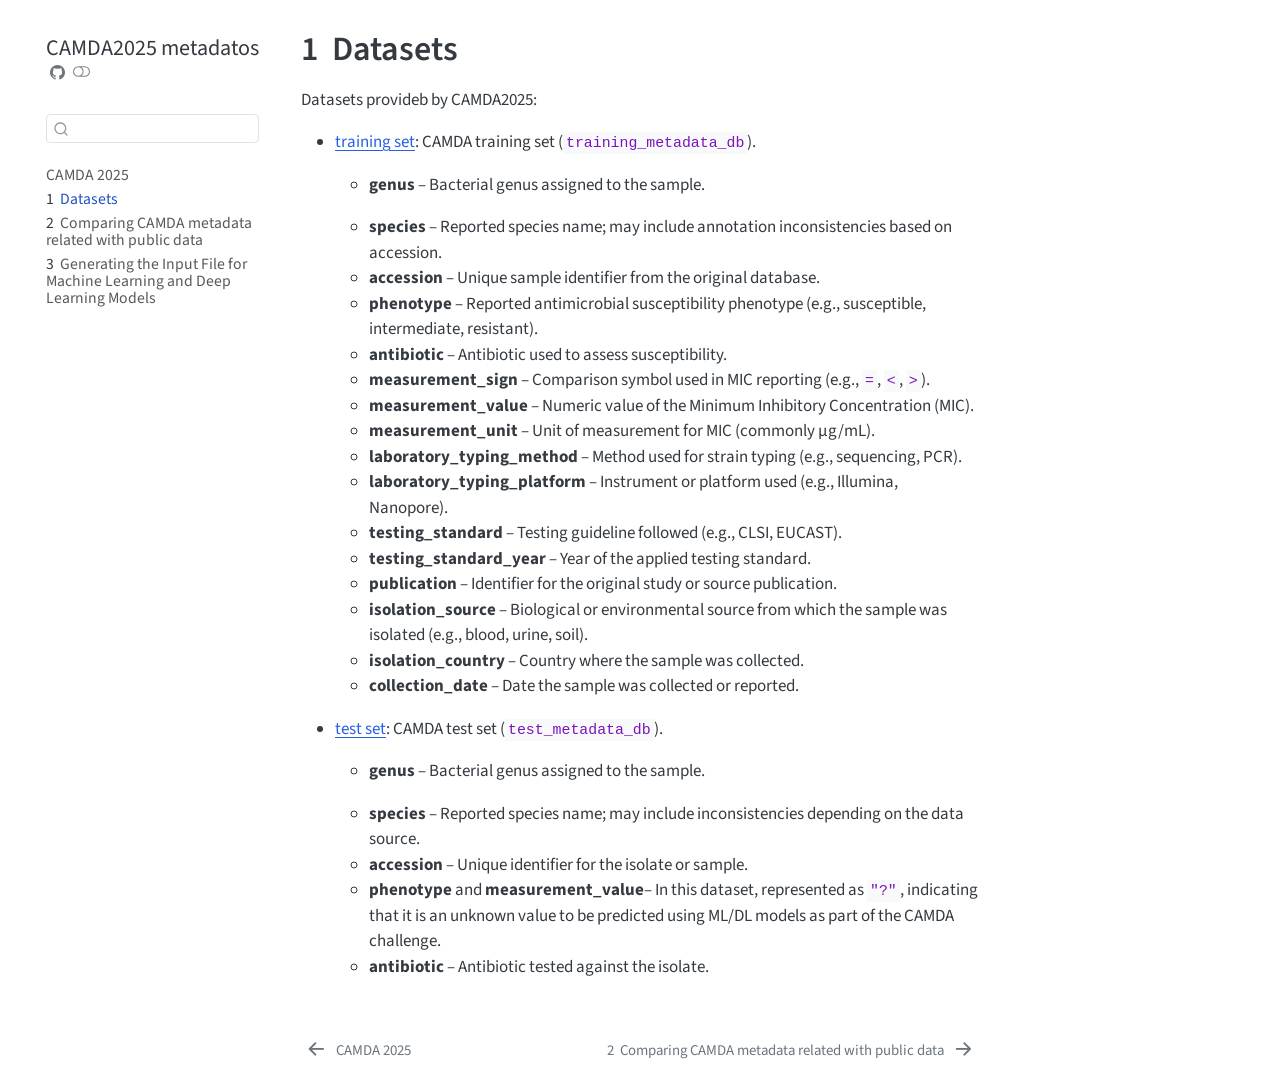
<file: docs/intro.html>
<!DOCTYPE html>
<html xmlns="http://www.w3.org/1999/xhtml" lang="en" xml:lang="en"><head>

<meta charset="utf-8">
<meta name="generator" content="quarto-1.6.42">

<meta name="viewport" content="width=device-width, initial-scale=1.0, user-scalable=yes">


<title>1&nbsp; Datasets – CAMDA2025 metadatos</title>
<style>
code{white-space: pre-wrap;}
span.smallcaps{font-variant: small-caps;}
div.columns{display: flex; gap: min(4vw, 1.5em);}
div.column{flex: auto; overflow-x: auto;}
div.hanging-indent{margin-left: 1.5em; text-indent: -1.5em;}
ul.task-list{list-style: none;}
ul.task-list li input[type="checkbox"] {
  width: 0.8em;
  margin: 0 0.8em 0.2em -1em; /* quarto-specific, see https://github.com/quarto-dev/quarto-cli/issues/4556 */ 
  vertical-align: middle;
}
</style>


<script src="site_libs/quarto-nav/quarto-nav.js"></script>
<script src="site_libs/quarto-nav/headroom.min.js"></script>
<script src="site_libs/clipboard/clipboard.min.js"></script>
<script src="site_libs/quarto-search/autocomplete.umd.js"></script>
<script src="site_libs/quarto-search/fuse.min.js"></script>
<script src="site_libs/quarto-search/quarto-search.js"></script>
<meta name="quarto:offset" content="./">
<link href="./2_Preprocessing_CAMDApublicdata.html" rel="next">
<link href="./index.html" rel="prev">
<script src="site_libs/quarto-html/quarto.js"></script>
<script src="site_libs/quarto-html/popper.min.js"></script>
<script src="site_libs/quarto-html/tippy.umd.min.js"></script>
<script src="site_libs/quarto-html/anchor.min.js"></script>
<link href="site_libs/quarto-html/tippy.css" rel="stylesheet">
<link href="site_libs/quarto-html/quarto-syntax-highlighting-2f5df379a58b258e96c21c0638c20c03.css" rel="stylesheet" class="quarto-color-scheme" id="quarto-text-highlighting-styles">
<link href="site_libs/quarto-html/quarto-syntax-highlighting-dark-b53751a350365c71b6c909e95f209ed1.css" rel="prefetch" class="quarto-color-scheme quarto-color-alternate" id="quarto-text-highlighting-styles">
<script src="site_libs/bootstrap/bootstrap.min.js"></script>
<link href="site_libs/bootstrap/bootstrap-icons.css" rel="stylesheet">
<link href="site_libs/bootstrap/bootstrap-854d42f42d0f6b455b86ad16a464e311.min.css" rel="stylesheet" append-hash="true" class="quarto-color-scheme" id="quarto-bootstrap" data-mode="light">
<link href="site_libs/bootstrap/bootstrap-dark-61e1ae932dc4076e99360d80d2eb001f.min.css" rel="prefetch" append-hash="true" class="quarto-color-scheme quarto-color-alternate" id="quarto-bootstrap" data-mode="dark">
<script id="quarto-search-options" type="application/json">{
  "location": "sidebar",
  "copy-button": false,
  "collapse-after": 3,
  "panel-placement": "start",
  "type": "textbox",
  "limit": 50,
  "keyboard-shortcut": [
    "f",
    "/",
    "s"
  ],
  "show-item-context": false,
  "language": {
    "search-no-results-text": "No results",
    "search-matching-documents-text": "matching documents",
    "search-copy-link-title": "Copy link to search",
    "search-hide-matches-text": "Hide additional matches",
    "search-more-match-text": "more match in this document",
    "search-more-matches-text": "more matches in this document",
    "search-clear-button-title": "Clear",
    "search-text-placeholder": "",
    "search-detached-cancel-button-title": "Cancel",
    "search-submit-button-title": "Submit",
    "search-label": "Search"
  }
}</script>


</head>

<body class="nav-sidebar floating">

<div id="quarto-search-results"></div>
  <header id="quarto-header" class="headroom fixed-top">
  <nav class="quarto-secondary-nav">
    <div class="container-fluid d-flex">
      <button type="button" class="quarto-btn-toggle btn" data-bs-toggle="collapse" role="button" data-bs-target=".quarto-sidebar-collapse-item" aria-controls="quarto-sidebar" aria-expanded="false" aria-label="Toggle sidebar navigation" onclick="if (window.quartoToggleHeadroom) { window.quartoToggleHeadroom(); }">
        <i class="bi bi-layout-text-sidebar-reverse"></i>
      </button>
        <nav class="quarto-page-breadcrumbs" aria-label="breadcrumb"><ol class="breadcrumb"><li class="breadcrumb-item"><a href="./intro.html"><span class="chapter-number">1</span>&nbsp; <span class="chapter-title">Datasets</span></a></li></ol></nav>
        <a class="flex-grow-1" role="navigation" data-bs-toggle="collapse" data-bs-target=".quarto-sidebar-collapse-item" aria-controls="quarto-sidebar" aria-expanded="false" aria-label="Toggle sidebar navigation" onclick="if (window.quartoToggleHeadroom) { window.quartoToggleHeadroom(); }">      
        </a>
      <button type="button" class="btn quarto-search-button" aria-label="Search" onclick="window.quartoOpenSearch();">
        <i class="bi bi-search"></i>
      </button>
    </div>
  </nav>
</header>
<!-- content -->
<div id="quarto-content" class="quarto-container page-columns page-rows-contents page-layout-article">
<!-- sidebar -->
  <nav id="quarto-sidebar" class="sidebar collapse collapse-horizontal quarto-sidebar-collapse-item sidebar-navigation floating overflow-auto">
    <div class="pt-lg-2 mt-2 text-left sidebar-header">
    <div class="sidebar-title mb-0 py-0">
      <a href="./">CAMDA2025 metadatos</a> 
        <div class="sidebar-tools-main">
    <a href="https://github.com/EveliaCoss/CAMDA2025_metadatos" title="Source Code" class="quarto-navigation-tool px-1" aria-label="Source Code"><i class="bi bi-github"></i></a>
  <a href="" class="quarto-color-scheme-toggle quarto-navigation-tool  px-1" onclick="window.quartoToggleColorScheme(); return false;" title="Toggle dark mode"><i class="bi"></i></a>
</div>
    </div>
      </div>
        <div class="mt-2 flex-shrink-0 align-items-center">
        <div class="sidebar-search">
        <div id="quarto-search" class="" title="Search"></div>
        </div>
        </div>
    <div class="sidebar-menu-container"> 
    <ul class="list-unstyled mt-1">
        <li class="sidebar-item">
  <div class="sidebar-item-container"> 
  <a href="./index.html" class="sidebar-item-text sidebar-link">
 <span class="menu-text">CAMDA 2025</span></a>
  </div>
</li>
        <li class="sidebar-item">
  <div class="sidebar-item-container"> 
  <a href="./intro.html" class="sidebar-item-text sidebar-link active">
 <span class="menu-text"><span class="chapter-number">1</span>&nbsp; <span class="chapter-title">Datasets</span></span></a>
  </div>
</li>
        <li class="sidebar-item">
  <div class="sidebar-item-container"> 
  <a href="./2_Preprocessing_CAMDApublicdata.html" class="sidebar-item-text sidebar-link">
 <span class="menu-text"><span class="chapter-number">2</span>&nbsp; <span class="chapter-title">Comparing CAMDA metadata related with public data</span></span></a>
  </div>
</li>
        <li class="sidebar-item">
  <div class="sidebar-item-container"> 
  <a href="./4_inpufile_MLandDL.html" class="sidebar-item-text sidebar-link">
 <span class="menu-text"><span class="chapter-number">3</span>&nbsp; <span class="chapter-title">Generating the Input File for Machine Learning and Deep Learning Models</span></span></a>
  </div>
</li>
    </ul>
    </div>
</nav>
<div id="quarto-sidebar-glass" class="quarto-sidebar-collapse-item" data-bs-toggle="collapse" data-bs-target=".quarto-sidebar-collapse-item"></div>
<!-- margin-sidebar -->
    <div id="quarto-margin-sidebar" class="sidebar margin-sidebar zindex-bottom">
        
    </div>
<!-- main -->
<main class="content" id="quarto-document-content">

<header id="title-block-header" class="quarto-title-block default">
<div class="quarto-title">
<h1 class="title"><span class="chapter-number">1</span>&nbsp; <span class="chapter-title">Datasets</span></h1>
</div>



<div class="quarto-title-meta">

    
  
    
  </div>
  


</header>


<p>Datasets provideb by CAMDA2025:</p>
<ul>
<li><p><a href="https://github.com/ccm-bioinfo/CAMDA2025_AntibioticResistance/blob/main/rawdata/TrainAndTest_dataset/training_dataset.csv">training set</a>: CAMDA training set (<code>training_metadata_db</code>).</p>
<ul>
<li><strong>genus</strong> – Bacterial genus assigned to the sample.</li>
</ul>
<!-- -->
<ul>
<li><strong>species</strong> – Reported species name; may include annotation inconsistencies based on accession.</li>
<li><strong>accession</strong> – Unique sample identifier from the original database.</li>
<li><strong>phenotype</strong> – Reported antimicrobial susceptibility phenotype (e.g., susceptible, intermediate, resistant).</li>
<li><strong>antibiotic</strong> – Antibiotic used to assess susceptibility.</li>
<li><strong>measurement_sign</strong> – Comparison symbol used in MIC reporting (e.g., <code>=</code>, <code>&lt;</code>, <code>&gt;</code>).</li>
<li><strong>measurement_value</strong> – Numeric value of the Minimum Inhibitory Concentration (MIC).</li>
<li><strong>measurement_unit</strong> – Unit of measurement for MIC (commonly µg/mL).</li>
<li><strong>laboratory_typing_method</strong> – Method used for strain typing (e.g., sequencing, PCR).</li>
<li><strong>laboratory_typing_platform</strong> – Instrument or platform used (e.g., Illumina, Nanopore).</li>
<li><strong>testing_standard</strong> – Testing guideline followed (e.g., CLSI, EUCAST).</li>
<li><strong>testing_standard_year</strong> – Year of the applied testing standard.</li>
<li><strong>publication</strong> – Identifier for the original study or source publication.</li>
<li><strong>isolation_source</strong> – Biological or environmental source from which the sample was isolated (e.g., blood, urine, soil).</li>
<li><strong>isolation_country</strong> – Country where the sample was collected.</li>
<li><strong>collection_date</strong> – Date the sample was collected or reported.</li>
</ul></li>
<li><p><a href="https://github.com/ccm-bioinfo/CAMDA2025_AntibioticResistance/blob/main/rawdata/TrainAndTest_dataset/testing_template.csv">test set</a>: CAMDA test set (<code>test_metadata_db</code>).</p>
<ul>
<li><strong>genus</strong> – Bacterial genus assigned to the sample.</li>
</ul>
<!-- -->
<ul>
<li><strong>species</strong> – Reported species name; may include inconsistencies depending on the data source.</li>
<li><strong>accession</strong> – Unique identifier for the isolate or sample.</li>
<li><strong>phenotype</strong> and <strong>measurement_value</strong>– In this dataset, represented as <code>"?"</code>, indicating that it is an unknown value to be predicted using ML/DL models as part of the CAMDA challenge.</li>
<li><strong>antibiotic</strong> – Antibiotic tested against the isolate.</li>
</ul></li>
</ul>



</main> <!-- /main -->
<script id="quarto-html-after-body" type="application/javascript">
window.document.addEventListener("DOMContentLoaded", function (event) {
  const toggleBodyColorMode = (bsSheetEl) => {
    const mode = bsSheetEl.getAttribute("data-mode");
    const bodyEl = window.document.querySelector("body");
    if (mode === "dark") {
      bodyEl.classList.add("quarto-dark");
      bodyEl.classList.remove("quarto-light");
    } else {
      bodyEl.classList.add("quarto-light");
      bodyEl.classList.remove("quarto-dark");
    }
  }
  const toggleBodyColorPrimary = () => {
    const bsSheetEl = window.document.querySelector("link#quarto-bootstrap");
    if (bsSheetEl) {
      toggleBodyColorMode(bsSheetEl);
    }
  }
  toggleBodyColorPrimary();  
  const disableStylesheet = (stylesheets) => {
    for (let i=0; i < stylesheets.length; i++) {
      const stylesheet = stylesheets[i];
      stylesheet.rel = 'prefetch';
    }
  }
  const enableStylesheet = (stylesheets) => {
    for (let i=0; i < stylesheets.length; i++) {
      const stylesheet = stylesheets[i];
      stylesheet.rel = 'stylesheet';
    }
  }
  const manageTransitions = (selector, allowTransitions) => {
    const els = window.document.querySelectorAll(selector);
    for (let i=0; i < els.length; i++) {
      const el = els[i];
      if (allowTransitions) {
        el.classList.remove('notransition');
      } else {
        el.classList.add('notransition');
      }
    }
  }
  const toggleGiscusIfUsed = (isAlternate, darkModeDefault) => {
    const baseTheme = document.querySelector('#giscus-base-theme')?.value ?? 'light';
    const alternateTheme = document.querySelector('#giscus-alt-theme')?.value ?? 'dark';
    let newTheme = '';
    if(darkModeDefault) {
      newTheme = isAlternate ? baseTheme : alternateTheme;
    } else {
      newTheme = isAlternate ? alternateTheme : baseTheme;
    }
    const changeGiscusTheme = () => {
      // From: https://github.com/giscus/giscus/issues/336
      const sendMessage = (message) => {
        const iframe = document.querySelector('iframe.giscus-frame');
        if (!iframe) return;
        iframe.contentWindow.postMessage({ giscus: message }, 'https://giscus.app');
      }
      sendMessage({
        setConfig: {
          theme: newTheme
        }
      });
    }
    const isGiscussLoaded = window.document.querySelector('iframe.giscus-frame') !== null;
    if (isGiscussLoaded) {
      changeGiscusTheme();
    }
  }
  const toggleColorMode = (alternate) => {
    // Switch the stylesheets
    const alternateStylesheets = window.document.querySelectorAll('link.quarto-color-scheme.quarto-color-alternate');
    manageTransitions('#quarto-margin-sidebar .nav-link', false);
    if (alternate) {
      enableStylesheet(alternateStylesheets);
      for (const sheetNode of alternateStylesheets) {
        if (sheetNode.id === "quarto-bootstrap") {
          toggleBodyColorMode(sheetNode);
        }
      }
    } else {
      disableStylesheet(alternateStylesheets);
      toggleBodyColorPrimary();
    }
    manageTransitions('#quarto-margin-sidebar .nav-link', true);
    // Switch the toggles
    const toggles = window.document.querySelectorAll('.quarto-color-scheme-toggle');
    for (let i=0; i < toggles.length; i++) {
      const toggle = toggles[i];
      if (toggle) {
        if (alternate) {
          toggle.classList.add("alternate");     
        } else {
          toggle.classList.remove("alternate");
        }
      }
    }
    // Hack to workaround the fact that safari doesn't
    // properly recolor the scrollbar when toggling (#1455)
    if (navigator.userAgent.indexOf('Safari') > 0 && navigator.userAgent.indexOf('Chrome') == -1) {
      manageTransitions("body", false);
      window.scrollTo(0, 1);
      setTimeout(() => {
        window.scrollTo(0, 0);
        manageTransitions("body", true);
      }, 40);  
    }
  }
  const isFileUrl = () => { 
    return window.location.protocol === 'file:';
  }
  const hasAlternateSentinel = () => {  
    let styleSentinel = getColorSchemeSentinel();
    if (styleSentinel !== null) {
      return styleSentinel === "alternate";
    } else {
      return false;
    }
  }
  const setStyleSentinel = (alternate) => {
    const value = alternate ? "alternate" : "default";
    if (!isFileUrl()) {
      window.localStorage.setItem("quarto-color-scheme", value);
    } else {
      localAlternateSentinel = value;
    }
  }
  const getColorSchemeSentinel = () => {
    if (!isFileUrl()) {
      const storageValue = window.localStorage.getItem("quarto-color-scheme");
      return storageValue != null ? storageValue : localAlternateSentinel;
    } else {
      return localAlternateSentinel;
    }
  }
  const darkModeDefault = false;
  let localAlternateSentinel = darkModeDefault ? 'alternate' : 'default';
  // Dark / light mode switch
  window.quartoToggleColorScheme = () => {
    // Read the current dark / light value 
    let toAlternate = !hasAlternateSentinel();
    toggleColorMode(toAlternate);
    setStyleSentinel(toAlternate);
    toggleGiscusIfUsed(toAlternate, darkModeDefault);
  };
  // Ensure there is a toggle, if there isn't float one in the top right
  if (window.document.querySelector('.quarto-color-scheme-toggle') === null) {
    const a = window.document.createElement('a');
    a.classList.add('top-right');
    a.classList.add('quarto-color-scheme-toggle');
    a.href = "";
    a.onclick = function() { try { window.quartoToggleColorScheme(); } catch {} return false; };
    const i = window.document.createElement("i");
    i.classList.add('bi');
    a.appendChild(i);
    window.document.body.appendChild(a);
  }
  // Switch to dark mode if need be
  if (hasAlternateSentinel()) {
    toggleColorMode(true);
  } else {
    toggleColorMode(false);
  }
  const icon = "";
  const anchorJS = new window.AnchorJS();
  anchorJS.options = {
    placement: 'right',
    icon: icon
  };
  anchorJS.add('.anchored');
  const isCodeAnnotation = (el) => {
    for (const clz of el.classList) {
      if (clz.startsWith('code-annotation-')) {                     
        return true;
      }
    }
    return false;
  }
  const onCopySuccess = function(e) {
    // button target
    const button = e.trigger;
    // don't keep focus
    button.blur();
    // flash "checked"
    button.classList.add('code-copy-button-checked');
    var currentTitle = button.getAttribute("title");
    button.setAttribute("title", "Copied!");
    let tooltip;
    if (window.bootstrap) {
      button.setAttribute("data-bs-toggle", "tooltip");
      button.setAttribute("data-bs-placement", "left");
      button.setAttribute("data-bs-title", "Copied!");
      tooltip = new bootstrap.Tooltip(button, 
        { trigger: "manual", 
          customClass: "code-copy-button-tooltip",
          offset: [0, -8]});
      tooltip.show();    
    }
    setTimeout(function() {
      if (tooltip) {
        tooltip.hide();
        button.removeAttribute("data-bs-title");
        button.removeAttribute("data-bs-toggle");
        button.removeAttribute("data-bs-placement");
      }
      button.setAttribute("title", currentTitle);
      button.classList.remove('code-copy-button-checked');
    }, 1000);
    // clear code selection
    e.clearSelection();
  }
  const getTextToCopy = function(trigger) {
      const codeEl = trigger.previousElementSibling.cloneNode(true);
      for (const childEl of codeEl.children) {
        if (isCodeAnnotation(childEl)) {
          childEl.remove();
        }
      }
      return codeEl.innerText;
  }
  const clipboard = new window.ClipboardJS('.code-copy-button:not([data-in-quarto-modal])', {
    text: getTextToCopy
  });
  clipboard.on('success', onCopySuccess);
  if (window.document.getElementById('quarto-embedded-source-code-modal')) {
    const clipboardModal = new window.ClipboardJS('.code-copy-button[data-in-quarto-modal]', {
      text: getTextToCopy,
      container: window.document.getElementById('quarto-embedded-source-code-modal')
    });
    clipboardModal.on('success', onCopySuccess);
  }
    var localhostRegex = new RegExp(/^(?:http|https):\/\/localhost\:?[0-9]*\//);
    var mailtoRegex = new RegExp(/^mailto:/);
      var filterRegex = new RegExp('/' + window.location.host + '/');
    var isInternal = (href) => {
        return filterRegex.test(href) || localhostRegex.test(href) || mailtoRegex.test(href);
    }
    // Inspect non-navigation links and adorn them if external
 	var links = window.document.querySelectorAll('a[href]:not(.nav-link):not(.navbar-brand):not(.toc-action):not(.sidebar-link):not(.sidebar-item-toggle):not(.pagination-link):not(.no-external):not([aria-hidden]):not(.dropdown-item):not(.quarto-navigation-tool):not(.about-link)');
    for (var i=0; i<links.length; i++) {
      const link = links[i];
      if (!isInternal(link.href)) {
        // undo the damage that might have been done by quarto-nav.js in the case of
        // links that we want to consider external
        if (link.dataset.originalHref !== undefined) {
          link.href = link.dataset.originalHref;
        }
      }
    }
  function tippyHover(el, contentFn, onTriggerFn, onUntriggerFn) {
    const config = {
      allowHTML: true,
      maxWidth: 500,
      delay: 100,
      arrow: false,
      appendTo: function(el) {
          return el.parentElement;
      },
      interactive: true,
      interactiveBorder: 10,
      theme: 'quarto',
      placement: 'bottom-start',
    };
    if (contentFn) {
      config.content = contentFn;
    }
    if (onTriggerFn) {
      config.onTrigger = onTriggerFn;
    }
    if (onUntriggerFn) {
      config.onUntrigger = onUntriggerFn;
    }
    window.tippy(el, config); 
  }
  const noterefs = window.document.querySelectorAll('a[role="doc-noteref"]');
  for (var i=0; i<noterefs.length; i++) {
    const ref = noterefs[i];
    tippyHover(ref, function() {
      // use id or data attribute instead here
      let href = ref.getAttribute('data-footnote-href') || ref.getAttribute('href');
      try { href = new URL(href).hash; } catch {}
      const id = href.replace(/^#\/?/, "");
      const note = window.document.getElementById(id);
      if (note) {
        return note.innerHTML;
      } else {
        return "";
      }
    });
  }
  const xrefs = window.document.querySelectorAll('a.quarto-xref');
  const processXRef = (id, note) => {
    // Strip column container classes
    const stripColumnClz = (el) => {
      el.classList.remove("page-full", "page-columns");
      if (el.children) {
        for (const child of el.children) {
          stripColumnClz(child);
        }
      }
    }
    stripColumnClz(note)
    if (id === null || id.startsWith('sec-')) {
      // Special case sections, only their first couple elements
      const container = document.createElement("div");
      if (note.children && note.children.length > 2) {
        container.appendChild(note.children[0].cloneNode(true));
        for (let i = 1; i < note.children.length; i++) {
          const child = note.children[i];
          if (child.tagName === "P" && child.innerText === "") {
            continue;
          } else {
            container.appendChild(child.cloneNode(true));
            break;
          }
        }
        if (window.Quarto?.typesetMath) {
          window.Quarto.typesetMath(container);
        }
        return container.innerHTML
      } else {
        if (window.Quarto?.typesetMath) {
          window.Quarto.typesetMath(note);
        }
        return note.innerHTML;
      }
    } else {
      // Remove any anchor links if they are present
      const anchorLink = note.querySelector('a.anchorjs-link');
      if (anchorLink) {
        anchorLink.remove();
      }
      if (window.Quarto?.typesetMath) {
        window.Quarto.typesetMath(note);
      }
      if (note.classList.contains("callout")) {
        return note.outerHTML;
      } else {
        return note.innerHTML;
      }
    }
  }
  for (var i=0; i<xrefs.length; i++) {
    const xref = xrefs[i];
    tippyHover(xref, undefined, function(instance) {
      instance.disable();
      let url = xref.getAttribute('href');
      let hash = undefined; 
      if (url.startsWith('#')) {
        hash = url;
      } else {
        try { hash = new URL(url).hash; } catch {}
      }
      if (hash) {
        const id = hash.replace(/^#\/?/, "");
        const note = window.document.getElementById(id);
        if (note !== null) {
          try {
            const html = processXRef(id, note.cloneNode(true));
            instance.setContent(html);
          } finally {
            instance.enable();
            instance.show();
          }
        } else {
          // See if we can fetch this
          fetch(url.split('#')[0])
          .then(res => res.text())
          .then(html => {
            const parser = new DOMParser();
            const htmlDoc = parser.parseFromString(html, "text/html");
            const note = htmlDoc.getElementById(id);
            if (note !== null) {
              const html = processXRef(id, note);
              instance.setContent(html);
            } 
          }).finally(() => {
            instance.enable();
            instance.show();
          });
        }
      } else {
        // See if we can fetch a full url (with no hash to target)
        // This is a special case and we should probably do some content thinning / targeting
        fetch(url)
        .then(res => res.text())
        .then(html => {
          const parser = new DOMParser();
          const htmlDoc = parser.parseFromString(html, "text/html");
          const note = htmlDoc.querySelector('main.content');
          if (note !== null) {
            // This should only happen for chapter cross references
            // (since there is no id in the URL)
            // remove the first header
            if (note.children.length > 0 && note.children[0].tagName === "HEADER") {
              note.children[0].remove();
            }
            const html = processXRef(null, note);
            instance.setContent(html);
          } 
        }).finally(() => {
          instance.enable();
          instance.show();
        });
      }
    }, function(instance) {
    });
  }
      let selectedAnnoteEl;
      const selectorForAnnotation = ( cell, annotation) => {
        let cellAttr = 'data-code-cell="' + cell + '"';
        let lineAttr = 'data-code-annotation="' +  annotation + '"';
        const selector = 'span[' + cellAttr + '][' + lineAttr + ']';
        return selector;
      }
      const selectCodeLines = (annoteEl) => {
        const doc = window.document;
        const targetCell = annoteEl.getAttribute("data-target-cell");
        const targetAnnotation = annoteEl.getAttribute("data-target-annotation");
        const annoteSpan = window.document.querySelector(selectorForAnnotation(targetCell, targetAnnotation));
        const lines = annoteSpan.getAttribute("data-code-lines").split(",");
        const lineIds = lines.map((line) => {
          return targetCell + "-" + line;
        })
        let top = null;
        let height = null;
        let parent = null;
        if (lineIds.length > 0) {
            //compute the position of the single el (top and bottom and make a div)
            const el = window.document.getElementById(lineIds[0]);
            top = el.offsetTop;
            height = el.offsetHeight;
            parent = el.parentElement.parentElement;
          if (lineIds.length > 1) {
            const lastEl = window.document.getElementById(lineIds[lineIds.length - 1]);
            const bottom = lastEl.offsetTop + lastEl.offsetHeight;
            height = bottom - top;
          }
          if (top !== null && height !== null && parent !== null) {
            // cook up a div (if necessary) and position it 
            let div = window.document.getElementById("code-annotation-line-highlight");
            if (div === null) {
              div = window.document.createElement("div");
              div.setAttribute("id", "code-annotation-line-highlight");
              div.style.position = 'absolute';
              parent.appendChild(div);
            }
            div.style.top = top - 2 + "px";
            div.style.height = height + 4 + "px";
            div.style.left = 0;
            let gutterDiv = window.document.getElementById("code-annotation-line-highlight-gutter");
            if (gutterDiv === null) {
              gutterDiv = window.document.createElement("div");
              gutterDiv.setAttribute("id", "code-annotation-line-highlight-gutter");
              gutterDiv.style.position = 'absolute';
              const codeCell = window.document.getElementById(targetCell);
              const gutter = codeCell.querySelector('.code-annotation-gutter');
              gutter.appendChild(gutterDiv);
            }
            gutterDiv.style.top = top - 2 + "px";
            gutterDiv.style.height = height + 4 + "px";
          }
          selectedAnnoteEl = annoteEl;
        }
      };
      const unselectCodeLines = () => {
        const elementsIds = ["code-annotation-line-highlight", "code-annotation-line-highlight-gutter"];
        elementsIds.forEach((elId) => {
          const div = window.document.getElementById(elId);
          if (div) {
            div.remove();
          }
        });
        selectedAnnoteEl = undefined;
      };
        // Handle positioning of the toggle
    window.addEventListener(
      "resize",
      throttle(() => {
        elRect = undefined;
        if (selectedAnnoteEl) {
          selectCodeLines(selectedAnnoteEl);
        }
      }, 10)
    );
    function throttle(fn, ms) {
    let throttle = false;
    let timer;
      return (...args) => {
        if(!throttle) { // first call gets through
            fn.apply(this, args);
            throttle = true;
        } else { // all the others get throttled
            if(timer) clearTimeout(timer); // cancel #2
            timer = setTimeout(() => {
              fn.apply(this, args);
              timer = throttle = false;
            }, ms);
        }
      };
    }
      // Attach click handler to the DT
      const annoteDls = window.document.querySelectorAll('dt[data-target-cell]');
      for (const annoteDlNode of annoteDls) {
        annoteDlNode.addEventListener('click', (event) => {
          const clickedEl = event.target;
          if (clickedEl !== selectedAnnoteEl) {
            unselectCodeLines();
            const activeEl = window.document.querySelector('dt[data-target-cell].code-annotation-active');
            if (activeEl) {
              activeEl.classList.remove('code-annotation-active');
            }
            selectCodeLines(clickedEl);
            clickedEl.classList.add('code-annotation-active');
          } else {
            // Unselect the line
            unselectCodeLines();
            clickedEl.classList.remove('code-annotation-active');
          }
        });
      }
  const findCites = (el) => {
    const parentEl = el.parentElement;
    if (parentEl) {
      const cites = parentEl.dataset.cites;
      if (cites) {
        return {
          el,
          cites: cites.split(' ')
        };
      } else {
        return findCites(el.parentElement)
      }
    } else {
      return undefined;
    }
  };
  var bibliorefs = window.document.querySelectorAll('a[role="doc-biblioref"]');
  for (var i=0; i<bibliorefs.length; i++) {
    const ref = bibliorefs[i];
    const citeInfo = findCites(ref);
    if (citeInfo) {
      tippyHover(citeInfo.el, function() {
        var popup = window.document.createElement('div');
        citeInfo.cites.forEach(function(cite) {
          var citeDiv = window.document.createElement('div');
          citeDiv.classList.add('hanging-indent');
          citeDiv.classList.add('csl-entry');
          var biblioDiv = window.document.getElementById('ref-' + cite);
          if (biblioDiv) {
            citeDiv.innerHTML = biblioDiv.innerHTML;
          }
          popup.appendChild(citeDiv);
        });
        return popup.innerHTML;
      });
    }
  }
});
</script>
<nav class="page-navigation">
  <div class="nav-page nav-page-previous">
      <a href="./index.html" class="pagination-link" aria-label="CAMDA 2025">
        <i class="bi bi-arrow-left-short"></i> <span class="nav-page-text">CAMDA 2025</span>
      </a>          
  </div>
  <div class="nav-page nav-page-next">
      <a href="./2_Preprocessing_CAMDApublicdata.html" class="pagination-link" aria-label="Comparing CAMDA metadata related with public data">
        <span class="nav-page-text"><span class="chapter-number">2</span>&nbsp; <span class="chapter-title">Comparing CAMDA metadata related with public data</span></span> <i class="bi bi-arrow-right-short"></i>
      </a>
  </div>
</nav>
</div> <!-- /content -->




</body></html>
</file>
<file: docs/site_libs/quarto-html/tippy.css>
.tippy-box[data-animation=fade][data-state=hidden]{opacity:0}[data-tippy-root]{max-width:calc(100vw - 10px)}.tippy-box{position:relative;background-color:#333;color:#fff;border-radius:4px;font-size:14px;line-height:1.4;white-space:normal;outline:0;transition-property:transform,visibility,opacity}.tippy-box[data-placement^=top]>.tippy-arrow{bottom:0}.tippy-box[data-placement^=top]>.tippy-arrow:before{bottom:-7px;left:0;border-width:8px 8px 0;border-top-color:initial;transform-origin:center top}.tippy-box[data-placement^=bottom]>.tippy-arrow{top:0}.tippy-box[data-placement^=bottom]>.tippy-arrow:before{top:-7px;left:0;border-width:0 8px 8px;border-bottom-color:initial;transform-origin:center bottom}.tippy-box[data-placement^=left]>.tippy-arrow{right:0}.tippy-box[data-placement^=left]>.tippy-arrow:before{border-width:8px 0 8px 8px;border-left-color:initial;right:-7px;transform-origin:center left}.tippy-box[data-placement^=right]>.tippy-arrow{left:0}.tippy-box[data-placement^=right]>.tippy-arrow:before{left:-7px;border-width:8px 8px 8px 0;border-right-color:initial;transform-origin:center right}.tippy-box[data-inertia][data-state=visible]{transition-timing-function:cubic-bezier(.54,1.5,.38,1.11)}.tippy-arrow{width:16px;height:16px;color:#333}.tippy-arrow:before{content:"";position:absolute;border-color:transparent;border-style:solid}.tippy-content{position:relative;padding:5px 9px;z-index:1}
</file>
<file: docs/site_libs/quarto-html/quarto-syntax-highlighting-2f5df379a58b258e96c21c0638c20c03.css>
/* quarto syntax highlight colors */
:root {
  --quarto-hl-ot-color: #003B4F;
  --quarto-hl-at-color: #657422;
  --quarto-hl-ss-color: #20794D;
  --quarto-hl-an-color: #5E5E5E;
  --quarto-hl-fu-color: #4758AB;
  --quarto-hl-st-color: #20794D;
  --quarto-hl-cf-color: #003B4F;
  --quarto-hl-op-color: #5E5E5E;
  --quarto-hl-er-color: #AD0000;
  --quarto-hl-bn-color: #AD0000;
  --quarto-hl-al-color: #AD0000;
  --quarto-hl-va-color: #111111;
  --quarto-hl-bu-color: inherit;
  --quarto-hl-ex-color: inherit;
  --quarto-hl-pp-color: #AD0000;
  --quarto-hl-in-color: #5E5E5E;
  --quarto-hl-vs-color: #20794D;
  --quarto-hl-wa-color: #5E5E5E;
  --quarto-hl-do-color: #5E5E5E;
  --quarto-hl-im-color: #00769E;
  --quarto-hl-ch-color: #20794D;
  --quarto-hl-dt-color: #AD0000;
  --quarto-hl-fl-color: #AD0000;
  --quarto-hl-co-color: #5E5E5E;
  --quarto-hl-cv-color: #5E5E5E;
  --quarto-hl-cn-color: #8f5902;
  --quarto-hl-sc-color: #5E5E5E;
  --quarto-hl-dv-color: #AD0000;
  --quarto-hl-kw-color: #003B4F;
}

/* other quarto variables */
:root {
  --quarto-font-monospace: SFMono-Regular, Menlo, Monaco, Consolas, "Liberation Mono", "Courier New", monospace;
}

pre > code.sourceCode > span {
  color: #003B4F;
}

code span {
  color: #003B4F;
}

code.sourceCode > span {
  color: #003B4F;
}

div.sourceCode,
div.sourceCode pre.sourceCode {
  color: #003B4F;
}

code span.ot {
  color: #003B4F;
  font-style: inherit;
}

code span.at {
  color: #657422;
  font-style: inherit;
}

code span.ss {
  color: #20794D;
  font-style: inherit;
}

code span.an {
  color: #5E5E5E;
  font-style: inherit;
}

code span.fu {
  color: #4758AB;
  font-style: inherit;
}

code span.st {
  color: #20794D;
  font-style: inherit;
}

code span.cf {
  color: #003B4F;
  font-weight: bold;
  font-style: inherit;
}

code span.op {
  color: #5E5E5E;
  font-style: inherit;
}

code span.er {
  color: #AD0000;
  font-style: inherit;
}

code span.bn {
  color: #AD0000;
  font-style: inherit;
}

code span.al {
  color: #AD0000;
  font-style: inherit;
}

code span.va {
  color: #111111;
  font-style: inherit;
}

code span.bu {
  font-style: inherit;
}

code span.ex {
  font-style: inherit;
}

code span.pp {
  color: #AD0000;
  font-style: inherit;
}

code span.in {
  color: #5E5E5E;
  font-style: inherit;
}

code span.vs {
  color: #20794D;
  font-style: inherit;
}

code span.wa {
  color: #5E5E5E;
  font-style: italic;
}

code span.do {
  color: #5E5E5E;
  font-style: italic;
}

code span.im {
  color: #00769E;
  font-style: inherit;
}

code span.ch {
  color: #20794D;
  font-style: inherit;
}

code span.dt {
  color: #AD0000;
  font-style: inherit;
}

code span.fl {
  color: #AD0000;
  font-style: inherit;
}

code span.co {
  color: #5E5E5E;
  font-style: inherit;
}

code span.cv {
  color: #5E5E5E;
  font-style: italic;
}

code span.cn {
  color: #8f5902;
  font-style: inherit;
}

code span.sc {
  color: #5E5E5E;
  font-style: inherit;
}

code span.dv {
  color: #AD0000;
  font-style: inherit;
}

code span.kw {
  color: #003B4F;
  font-weight: bold;
  font-style: inherit;
}

.prevent-inlining {
  content: "</";
}

/*# sourceMappingURL=35eb38a806ee71ea6d2563be2308c832.css.map */
</file>
<file: docs/site_libs/quarto-html/quarto-syntax-highlighting-dark-b53751a350365c71b6c909e95f209ed1.css>
/* quarto syntax highlight colors */
:root {
  --quarto-hl-al-color: #f07178;
  --quarto-hl-an-color: #d4d0ab;
  --quarto-hl-at-color: #00e0e0;
  --quarto-hl-bn-color: #d4d0ab;
  --quarto-hl-bu-color: #abe338;
  --quarto-hl-ch-color: #abe338;
  --quarto-hl-co-color: #f8f8f2;
  --quarto-hl-cv-color: #ffd700;
  --quarto-hl-cn-color: #ffd700;
  --quarto-hl-cf-color: #ffa07a;
  --quarto-hl-dt-color: #ffa07a;
  --quarto-hl-dv-color: #d4d0ab;
  --quarto-hl-do-color: #f8f8f2;
  --quarto-hl-er-color: #f07178;
  --quarto-hl-ex-color: #00e0e0;
  --quarto-hl-fl-color: #d4d0ab;
  --quarto-hl-fu-color: #ffa07a;
  --quarto-hl-im-color: #abe338;
  --quarto-hl-in-color: #d4d0ab;
  --quarto-hl-kw-color: #ffa07a;
  --quarto-hl-op-color: #ffa07a;
  --quarto-hl-ot-color: #00e0e0;
  --quarto-hl-pp-color: #dcc6e0;
  --quarto-hl-re-color: #00e0e0;
  --quarto-hl-sc-color: #abe338;
  --quarto-hl-ss-color: #abe338;
  --quarto-hl-st-color: #abe338;
  --quarto-hl-va-color: #00e0e0;
  --quarto-hl-vs-color: #abe338;
  --quarto-hl-wa-color: #dcc6e0;
}

/* other quarto variables */
:root {
  --quarto-font-monospace: SFMono-Regular, Menlo, Monaco, Consolas, "Liberation Mono", "Courier New", monospace;
}

code span.al {
  background-color: #2a0f15;
  font-weight: bold;
  color: #f07178;
}

code span.an {
  color: #d4d0ab;
}

code span.at {
  color: #00e0e0;
}

code span.bn {
  color: #d4d0ab;
}

code span.bu {
  color: #abe338;
}

code span.ch {
  color: #abe338;
}

code span.co {
  font-style: italic;
  color: #f8f8f2;
}

code span.cv {
  color: #ffd700;
}

code span.cn {
  color: #ffd700;
}

code span.cf {
  font-weight: bold;
  color: #ffa07a;
}

code span.dt {
  color: #ffa07a;
}

code span.dv {
  color: #d4d0ab;
}

code span.do {
  color: #f8f8f2;
}

code span.er {
  color: #f07178;
  text-decoration: underline;
}

code span.ex {
  font-weight: bold;
  color: #00e0e0;
}

code span.fl {
  color: #d4d0ab;
}

code span.fu {
  color: #ffa07a;
}

code span.im {
  color: #abe338;
}

code span.in {
  color: #d4d0ab;
}

code span.kw {
  font-weight: bold;
  color: #ffa07a;
}

pre > code.sourceCode > span {
  color: #f8f8f2;
}

code span {
  color: #f8f8f2;
}

code.sourceCode > span {
  color: #f8f8f2;
}

div.sourceCode,
div.sourceCode pre.sourceCode {
  color: #f8f8f2;
}

code span.op {
  color: #ffa07a;
}

code span.ot {
  color: #00e0e0;
}

code span.pp {
  color: #dcc6e0;
}

code span.re {
  background-color: #f8f8f2;
  color: #00e0e0;
}

code span.sc {
  color: #abe338;
}

code span.ss {
  color: #abe338;
}

code span.st {
  color: #abe338;
}

code span.va {
  color: #00e0e0;
}

code span.vs {
  color: #abe338;
}

code span.wa {
  color: #dcc6e0;
}

.prevent-inlining {
  content: "</";
}

/*# sourceMappingURL=ef095d06243fb944689b9469f3a5590a.css.map */
</file>
